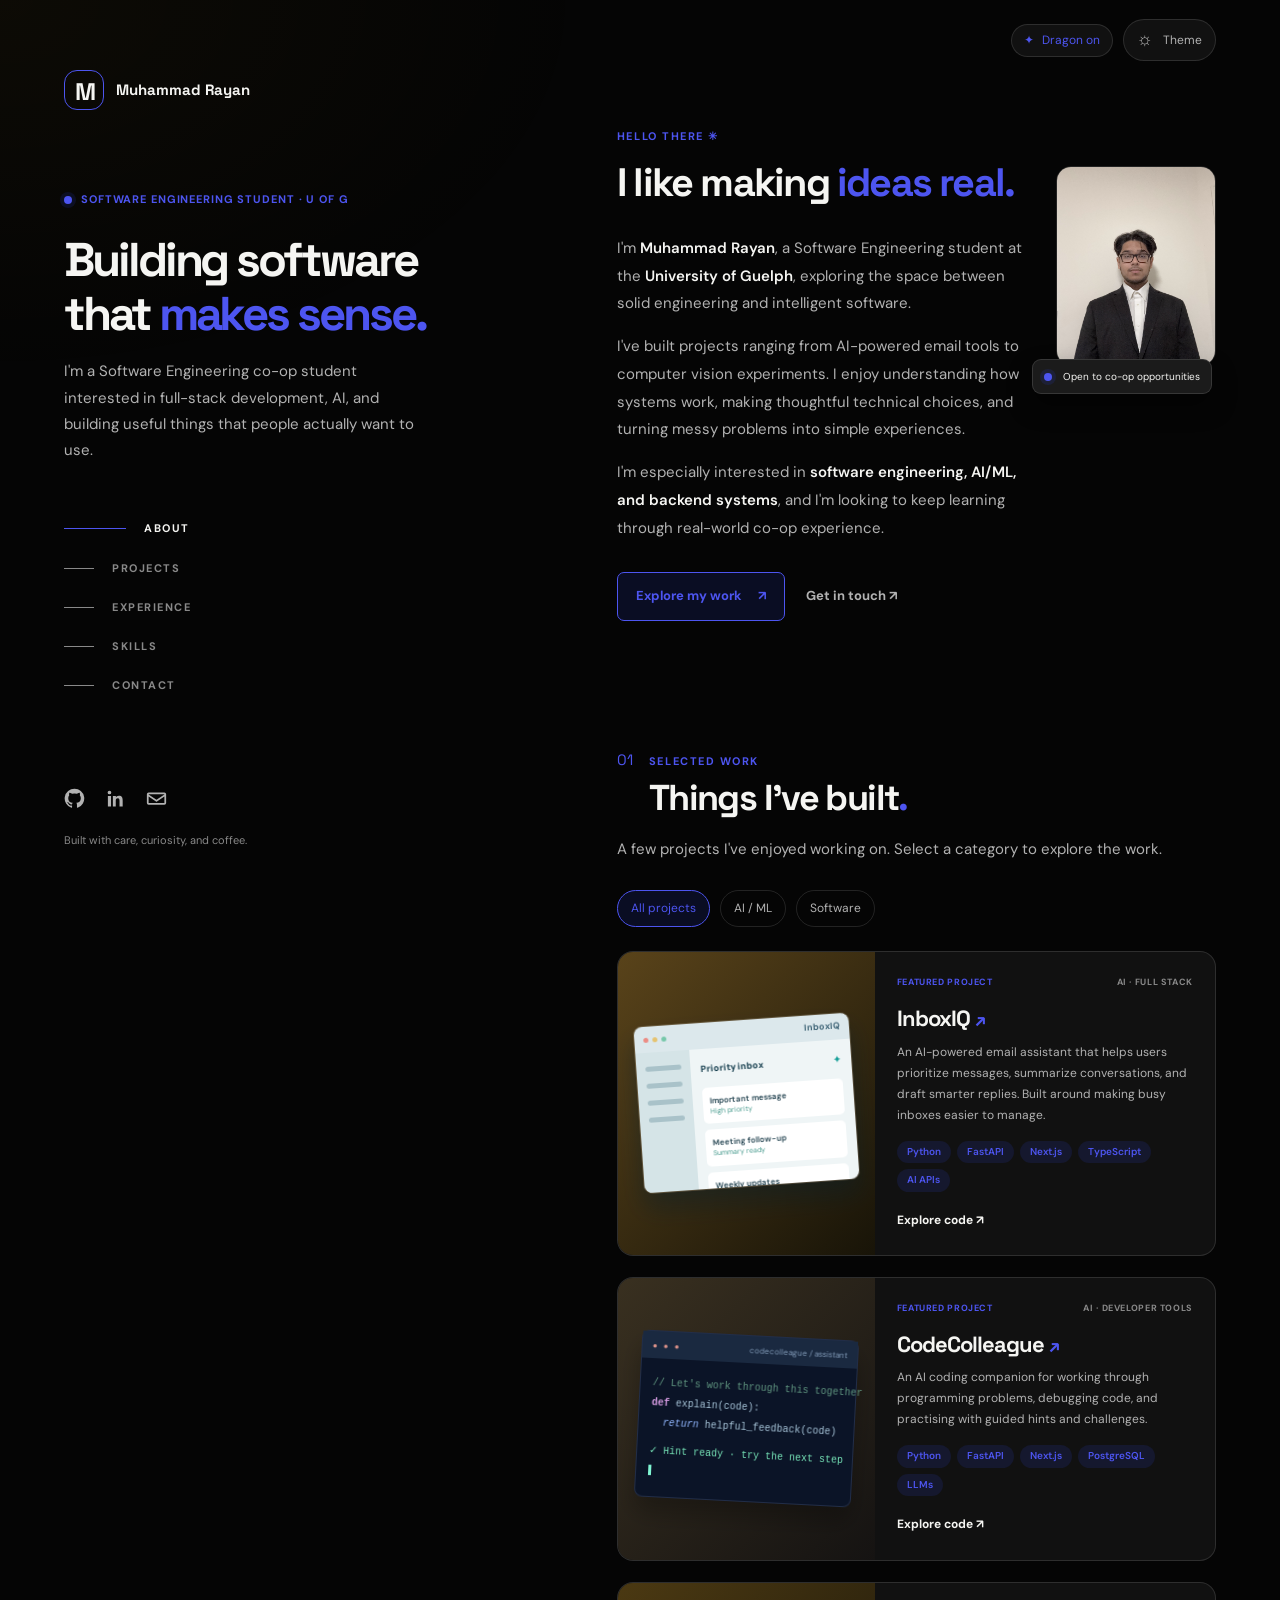
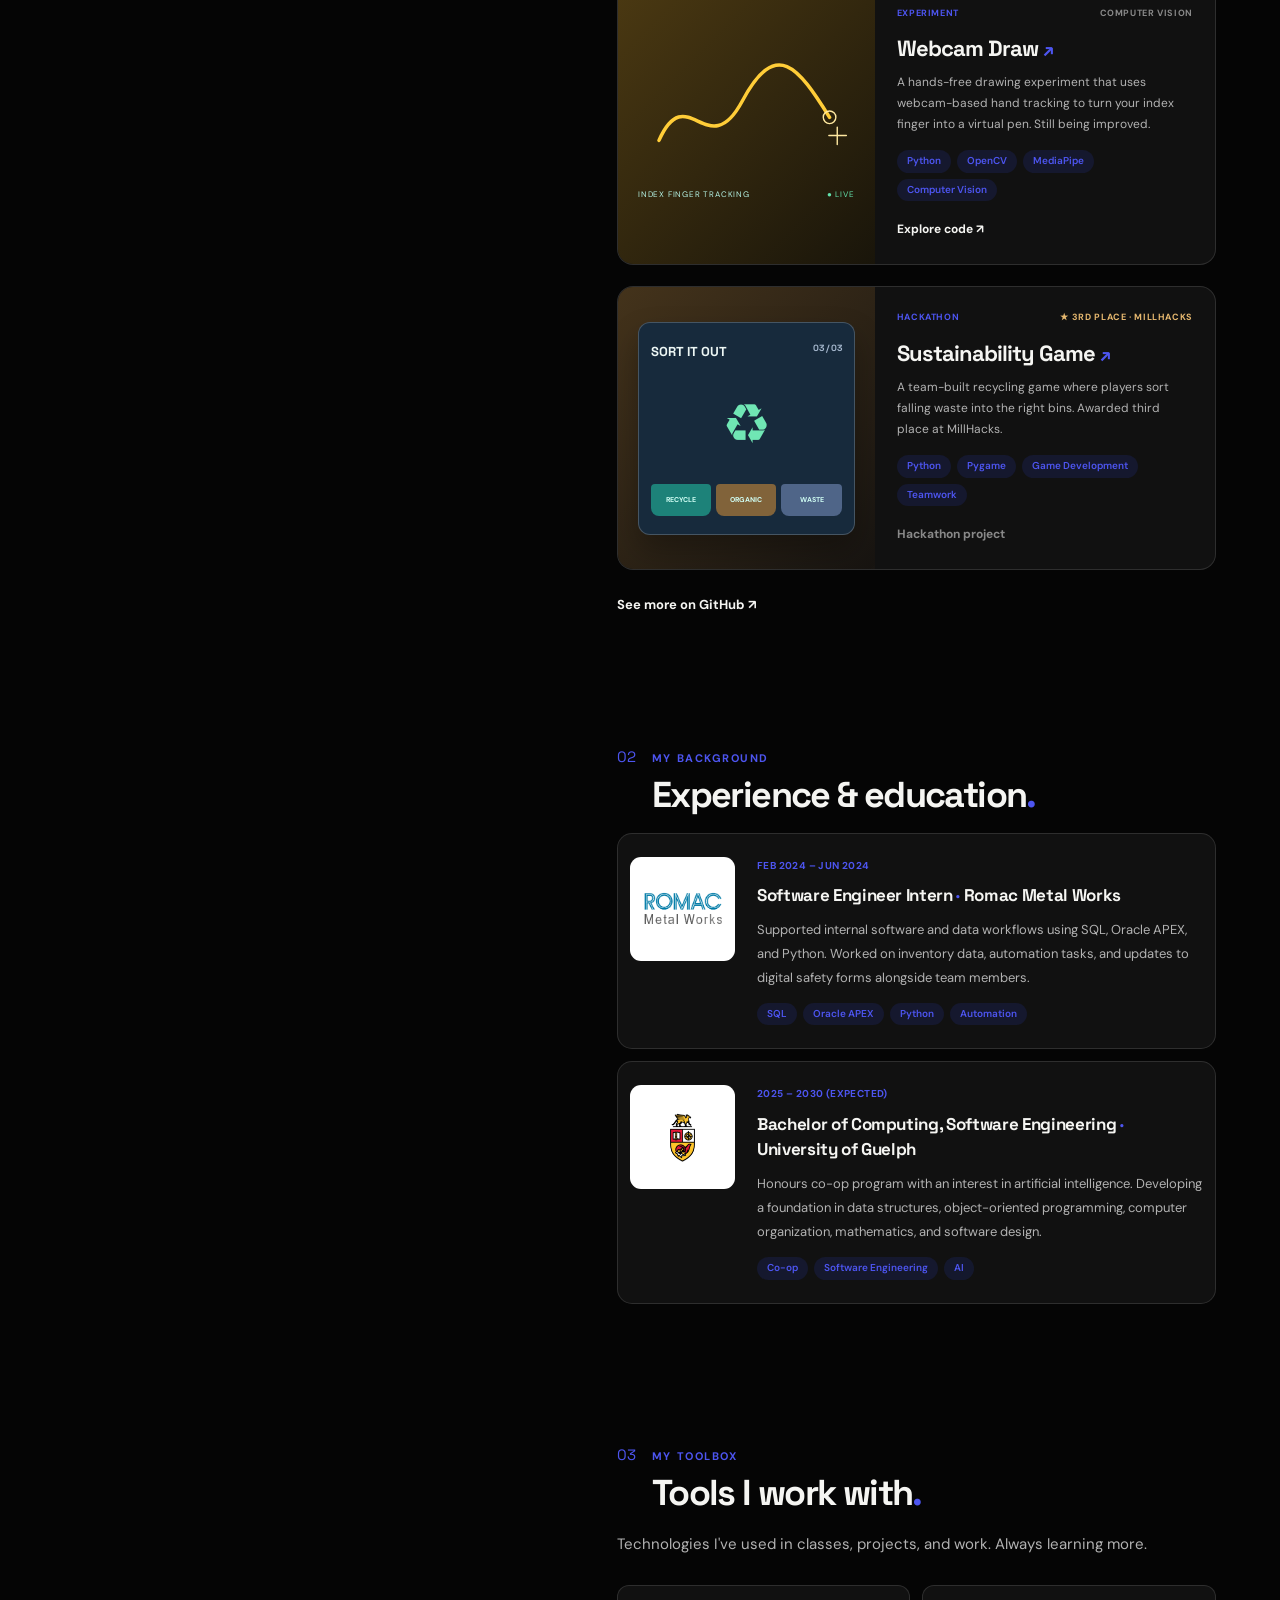
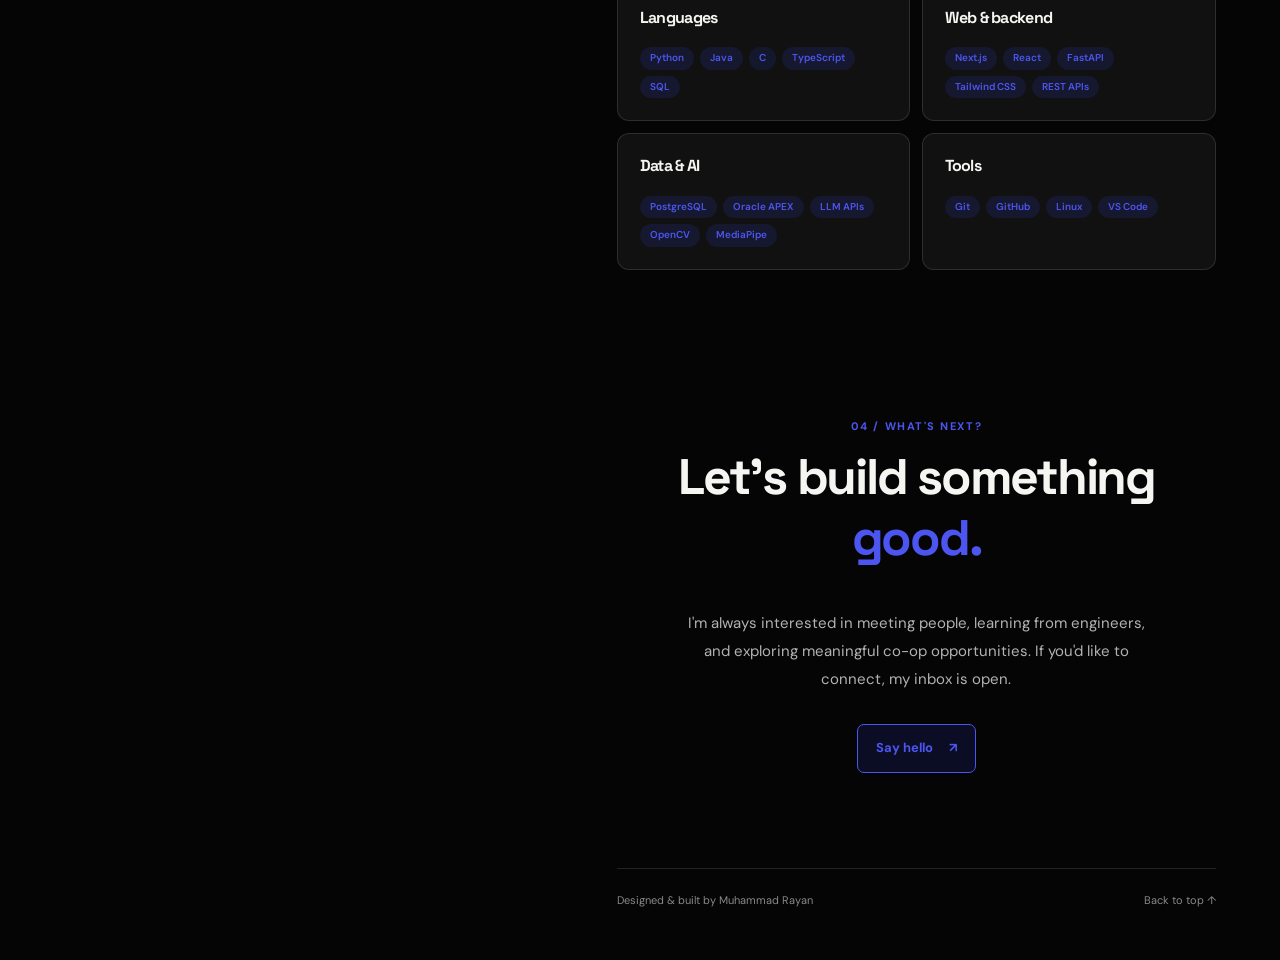
<file: index.html>
<!doctype html>
<html lang="en">
    <head>
        <meta charset="utf-8">
        <meta name="viewport" content="width=device-width, initial-scale=1">
        <meta name="theme-color" content="#050505">
        <meta name="description" content="Muhammad Rayan is a Software Engineering co-op student at the University of Guelph building full-stack and AI-powered applications.">
        <title>Muhammad Rayan | Software Engineering & AI</title>
        <link rel="preconnect" href="https://fonts.googleapis.com">
        <link rel="preconnect" href="https://fonts.gstatic.com" crossorigin>
        <link href="https://fonts.googleapis.com/css2?family=DM+Sans:wght@400;500;600;700&family=Space+Grotesk:wght@400;500;600;700&display=swap" rel="stylesheet">
        <link rel="stylesheet" href="style.css">
        <script src="script.js" defer></script>
    </head>
    <body>
        <a class="skip" href="#main">Skip to content</a>
        <div class="ambient" aria-hidden="true"></div>
        <canvas id="snake-cursor" aria-hidden="true"></canvas>
        <div class="layout" id="top">
            <aside class="sidebar">
                <div class="intro">
                    <a class="wordmark" href="#top" aria-label="Go to top"><span class="mark">M</span><span class="wordmark-text">Muhammad Rayan</span></a>
                    <p class="eyebrow"><span class="status-dot"></span> Software engineering student · U of G</p>
                    <h1>Building software<br>that <span class="accent">makes sense.</span></h1>
                    <p class="intro-copy">I'm a Software Engineering co-op student interested in full-stack development, AI, and building useful things that people actually want to use.</p>
                    <nav class="side-nav" aria-label="Main sections">
          <a href="#about" class="nav-link active"><span class="nav-rule"></span>About</a>
          <a href="#projects" class="nav-link"><span class="nav-rule"></span>Projects</a>
          <a href="#experience" class="nav-link"><span class="nav-rule"></span>Experience</a>
          <a href="#skills" class="nav-link"><span class="nav-rule"></span>Skills</a>
          <a href="#contact" class="nav-link"><span class="nav-rule"></span>Contact</a>
        </nav>
                </div>
                <div class="sidebar-footer">
                    <div class="socials">
          <a href="https://github.com/Mrayan116" target="_blank" rel="noopener noreferrer" aria-label="GitHub" title="GitHub"><svg viewBox="0 0 24 24" aria-hidden="true"><path d="M12 .75a11.25 11.25 0 0 0-3.56 21.92c.56.1.77-.24.77-.54v-2.12c-3.13.68-3.79-1.33-3.79-1.33-.51-1.3-1.25-1.64-1.25-1.64-1.02-.7.08-.69.08-.69 1.13.08 1.73 1.16 1.73 1.16 1.01 1.73 2.65 1.23 3.3.94.1-.73.39-1.23.71-1.51-2.5-.29-5.13-1.25-5.13-5.56 0-1.23.44-2.24 1.16-3.03-.12-.28-.5-1.43.11-2.98 0 0 .94-.3 3.09 1.16a10.73 10.73 0 0 1 5.62 0c2.15-1.46 3.08-1.16 3.08-1.16.62 1.55.23 2.7.12 2.98.73.79 1.16 1.8 1.16 3.03 0 4.32-2.63 5.26-5.14 5.55.4.35.76 1.03.76 2.08v3.08c0 .3.2.65.77.54A11.25 11.25 0 0 0 12 .75Z"/></svg></a>
          <a href="https://www.linkedin.com/in/muhammad-rayan-a99078366/" target="_blank" rel="noopener noreferrer" aria-label="LinkedIn" title="LinkedIn"><svg viewBox="0 0 24 24" aria-hidden="true"><path d="M5.1 3a2.1 2.1 0 1 0 0 4.2 2.1 2.1 0 0 0 0-4.2ZM3.3 9h3.6v12H3.3V9Zm5.7 0h3.45v1.64h.05c.48-.91 1.65-1.87 3.4-1.87 3.64 0 4.3 2.39 4.3 5.49V21h-3.6v-5.98c0-1.43-.03-3.27-2-3.27-2.01 0-2.31 1.56-2.31 3.17V21H9V9Z"/></svg></a>
          <a href="mailto:rayan26278@gmail.com" aria-label="Email" title="Email"><svg viewBox="0 0 24 24" aria-hidden="true"><path d="M3 5h18a2 2 0 0 1 2 2v10a2 2 0 0 1-2 2H3a2 2 0 0 1-2-2V7a2 2 0 0 1 2-2Zm0 2v.4l9 6.1 9-6.1V7H3Zm18 10V9.82l-8.44 5.72a1 1 0 0 1-1.12 0L3 9.82V17h18Z"/></svg></a>
        </div>
                    <p>Built with care, curiosity, and coffee.</p>
                </div>
            </aside>
            <main id="main" class="content">
                <div class="top-controls">
                    <button class="trail-toggle" type="button" aria-pressed="true" title="Toggle gold cursor trail"><span aria-hidden="true">✦</span> Trail on</button>
                    <button class="theme-toggle" type="button" aria-label="Switch theme" title="Switch theme"><span class="theme-icon">☼</span><span>Theme</span></button>
                </div>
                <section id="about" class="section about-section reveal" aria-labelledby="about-heading">
                    <div class="mobile-section-label">01 / About</div>
                    <div class="about-grid">
                        <div>
                            <p class="eyebrow section-eyebrow">HELLO THERE <span class="tiny-spark">✳</span></p>
                            <h2 id="about-heading" class="section-lead">I like making <span class="soft-highlight">ideas real.</span></h2>
                            <p>I'm <strong>Muhammad Rayan</strong>, a Software Engineering student at the <strong>University of Guelph</strong>, exploring the space between solid engineering and intelligent software.</p>
                            <p>I've built projects ranging from AI-powered email tools to computer vision experiments. I enjoy understanding how systems work, making thoughtful technical choices, and turning messy problems into simple experiences.</p>
                            <p>I'm especially interested in <strong>software engineering, AI/ML, and backend systems</strong>, and I'm looking to keep learning through real-world co-op experience.</p>
                            <div class="quick-actions"><a href="#projects" class="primary-button">Explore my work <span aria-hidden="true">↗</span></a><a href="mailto:rayan26278@gmail.com" class="text-button">Get in touch <span aria-hidden="true">↗</span></a></div>
                        </div>
                        <div class="photo-shell">
                            <img src="photo.jpg" alt="Portrait of Muhammad Rayan" loading="eager">
                            <div class="photo-note"><span class="status-dot"></span> Open to co-op opportunities</div>
                        </div>
                    </div>
                </section>
                <section id="projects" class="section reveal" aria-labelledby="projects-heading">
                    <div class="section-heading">
                        <span class="section-num">01</span>
                        <div>
                            <p class="eyebrow">SELECTED WORK</p>
                            <h2 id="projects-heading">Things I've built<span class="accent">.</span></h2>
                        </div>
                    </div>
                    <p class="section-subtitle">A few projects I've enjoyed working on. Select a category to explore the work.</p>
                    <div class="filters" role="group" aria-label="Filter projects">
                        <button type="button" class="filter active" data-filter="all" aria-pressed="true">All projects</button>
                        <button type="button" class="filter" data-filter="ai" aria-pressed="false">AI / ML</button>
                        <button type="button" class="filter" data-filter="software" aria-pressed="false">Software</button>
                    </div>
                    <div class="project-list">
                        <article class="project-card" data-category="ai software">
                            <div class="project-visual visual-inbox" aria-hidden="true">
                                <div class="mini-window">
                                    <div class="mini-top"><span></span><span></span><span></span><small>InboxIQ</small></div>
                                    <div class="mini-body">
                                        <div class="mini-side"><i></i><i></i><i></i><i></i></div>
                                        <div class="mini-main">
                                            <div class="mini-label">Priority inbox <b>✦</b></div>
                                            <div class="mini-email"><strong>Important message</strong><em>High priority</em></div>
                                            <div class="mini-email"><strong>Meeting follow-up</strong><em>Summary ready</em></div>
                                            <div class="mini-email"><strong>Weekly updates</strong><em>Low priority</em></div>
                                        </div>
                                    </div>
                                </div>
                            </div>
                            <div class="project-details">
                                <div class="project-overline"><span>FEATURED PROJECT</span><span>AI · FULL STACK</span></div>
                                <h3>InboxIQ <span aria-hidden="true">↗</span></h3>
                                <p>An AI-powered email assistant that helps users prioritize messages, summarize conversations, and draft smarter replies. Built around making busy inboxes easier to manage.</p>
                                <div class="tags"><span>Python</span><span>FastAPI</span><span>Next.js</span><span>TypeScript</span><span>AI APIs</span></div>
                                <a class="project-link" href="https://github.com/Mrayan116/InboxIQ---1" target="_blank" rel="noopener noreferrer">Explore code <span aria-hidden="true">↗</span></a>
                            </div>
                        </article>
                        <article class="project-card" data-category="ai software">
                            <div class="project-visual visual-code" aria-hidden="true">
                                <div class="terminal">
                                    <div class="terminal-bar"><span class="terminal-dots">● ● ●</span><span>codecolleague / assistant</span></div>
                                    <div class="terminal-content"><span class="term-comment">// Let's work through this together</span><span><b>def</b> explain(code):</span><span class="indent"><em>return</em> helpful_feedback(code)</span><span class="terminal-answer">✓ Hint ready · try the next step</span><span class="cursor-line">▌</span></div>
                                </div>
                            </div>
                            <div class="project-details">
                                <div class="project-overline"><span>FEATURED PROJECT</span><span>AI · DEVELOPER TOOLS</span></div>
                                <h3>CodeColleague <span aria-hidden="true">↗</span></h3>
                                <p>An AI coding companion for working through programming problems, debugging code, and practising with guided hints and challenges.</p>
                                <div class="tags"><span>Python</span><span>FastAPI</span><span>Next.js</span><span>PostgreSQL</span><span>LLMs</span></div>
                                <a class="project-link" href="https://github.com/Mrayan116/CodeColleagues---2" target="_blank" rel="noopener noreferrer">Explore code <span aria-hidden="true">↗</span></a>
                            </div>
                        </article>
                        <article class="project-card" data-category="ai software">
                            <div class="project-visual visual-draw" aria-hidden="true">
                                <div class="draw-surface">
                                    <svg viewBox="0 0 310 190" fill="none" aria-hidden="true">
                                        <path d="M30 135 C70 46 100 170 149 79 S229 30 274 102" stroke="#ffcd38" stroke-width="5" stroke-linecap="round"/>
                                        <circle cx="274" cy="102" r="9" stroke="#ffe8a0" stroke-width="2"/>
                                        <path d="M285 116v25m-12-13h25" stroke="#ffe8a0" stroke-width="2" stroke-linecap="round"/>
                                    </svg>
                                    <div class="draw-label">INDEX FINGER TRACKING <span>● LIVE</span></div>
                                </div>
                            </div>
                            <div class="project-details">
                                <div class="project-overline"><span>EXPERIMENT</span><span>COMPUTER VISION</span></div>
                                <h3>Webcam Draw <span aria-hidden="true">↗</span></h3>
                                <p>A hands-free drawing experiment that uses webcam-based hand tracking to turn your index finger into a virtual pen. Still being improved.</p>
                                <div class="tags"><span>Python</span><span>OpenCV</span><span>MediaPipe</span><span>Computer Vision</span></div>
                                <a class="project-link" href="https://github.com/Mrayan116/Webcam-draw" target="_blank" rel="noopener noreferrer">Explore code <span aria-hidden="true">↗</span></a>
                            </div>
                        </article>
                        <article class="project-card" data-category="software">
                            <div class="project-visual visual-game" aria-hidden="true">
                                <div class="game-scene">
                                    <div class="game-heading">SORT IT OUT <small>03 / 03</small></div>
                                    <div class="falling">♻</div>
                                    <div class="game-bins"><span>RECYCLE</span><span>ORGANIC</span><span>WASTE</span></div>
                                </div>
                            </div>
                            <div class="project-details">
                                <div class="project-overline"><span>HACKATHON</span><span class="award">★ 3RD PLACE · MILLHACKS</span></div>
                                <h3>Sustainability Game <span aria-hidden="true">↗</span></h3>
                                <p>A team-built recycling game where players sort falling waste into the right bins. Awarded third place at MillHacks.</p>
                                <div class="tags"><span>Python</span><span>Pygame</span><span>Game Development</span><span>Teamwork</span></div>
                                <span class="no-link">Hackathon project</span>
                            </div>
                        </article>
                    </div>
                    <a class="bottom-link" href="https://github.com/Mrayan116" target="_blank" rel="noopener noreferrer">See more on GitHub <span aria-hidden="true">↗</span></a>
                </section>
                <section id="experience" class="section reveal" aria-labelledby="experience-heading">
                    <div class="section-heading">
                        <span class="section-num">02</span>
                        <div>
                            <p class="eyebrow">MY BACKGROUND</p>
                            <h2 id="experience-heading">Experience & education<span class="accent">.</span></h2>
                        </div>
                    </div>
                    <div class="experience-item experience-feature">
                        <div class="experience-banner">
                            <img src="romac-logo.png" alt="Romac Metal Works logo" loading="lazy">
                        </div>
                        <div class="experience-body">
                            <div class="experience-date">FEB 2024 – JUN 2024</div>
                            <h3>Software Engineer Intern <span class="accent">·</span> Romac Metal Works</h3>
                            <p>Supported internal software and data workflows using SQL, Oracle APEX, and Python. Worked on inventory data, automation tasks, and updates to digital safety forms alongside team members.</p>
                            <div class="tags"><span>SQL</span><span>Oracle APEX</span><span>Python</span><span>Automation</span></div>
                        </div>
                    </div>
                    <div class="experience-item experience-feature">
                        <div class="experience-banner">
                            <img src="guelph-crest.png" alt="University of Guelph crest" loading="lazy">
                        </div>
                        <div class="experience-body">
                            <div class="experience-date">2025 – 2030 (EXPECTED)</div>
                            <h3>Bachelor of Computing, Software Engineering <span class="accent">·</span> University of Guelph</h3>
                            <p>Honours co-op program with an interest in artificial intelligence. Developing a foundation in data structures, object-oriented programming, computer organization, mathematics, and software design.</p>
                            <div class="tags"><span>Co-op</span><span>Software Engineering</span><span>AI</span></div>
                        </div>
                    </div>
                </section>
                <section id="skills" class="section reveal" aria-labelledby="skills-heading">
                    <div class="section-heading">
                        <span class="section-num">03</span>
                        <div>
                            <p class="eyebrow">MY TOOLBOX</p>
                            <h2 id="skills-heading">Tools I work with<span class="accent">.</span></h2>
                        </div>
                    </div>
                    <p class="section-subtitle">Technologies I've used in classes, projects, and work. Always learning more.</p>
                    <div class="skills-grid">
                        <div class="skill-group">
                            <h3>Languages</h3>
                            <div class="tags"><span>Python</span><span>Java</span><span>C</span><span>TypeScript</span><span>SQL</span></div>
                        </div>
                        <div class="skill-group">
                            <h3>Web & backend</h3>
                            <div class="tags"><span>Next.js</span><span>React</span><span>FastAPI</span><span>Tailwind CSS</span><span>REST APIs</span></div>
                        </div>
                        <div class="skill-group">
                            <h3>Data & AI</h3>
                            <div class="tags"><span>PostgreSQL</span><span>Oracle APEX</span><span>LLM APIs</span><span>OpenCV</span><span>MediaPipe</span></div>
                        </div>
                        <div class="skill-group">
                            <h3>Tools</h3>
                            <div class="tags"><span>Git</span><span>GitHub</span><span>Linux</span><span>VS Code</span></div>
                        </div>
                    </div>
                </section>
                <section id="contact" class="section contact-section reveal" aria-labelledby="contact-heading">
                    <p class="eyebrow">04 / WHAT'S NEXT?</p>
                    <h2 id="contact-heading">Let's build something <span class="accent">good.</span></h2>
                    <p>I'm always interested in meeting people, learning from engineers, and exploring meaningful co-op opportunities. If you'd like to connect, my inbox is open.</p>
                    <a class="primary-button" href="mailto:rayan26278@gmail.com">Say hello <span aria-hidden="true">↗</span></a>
                </section>
                <footer class="footer"><span>Designed & built by Muhammad Rayan</span><a href="#top">Back to top ↑</a></footer>
            </main>
        </div>
    </body>
</html>
</file>
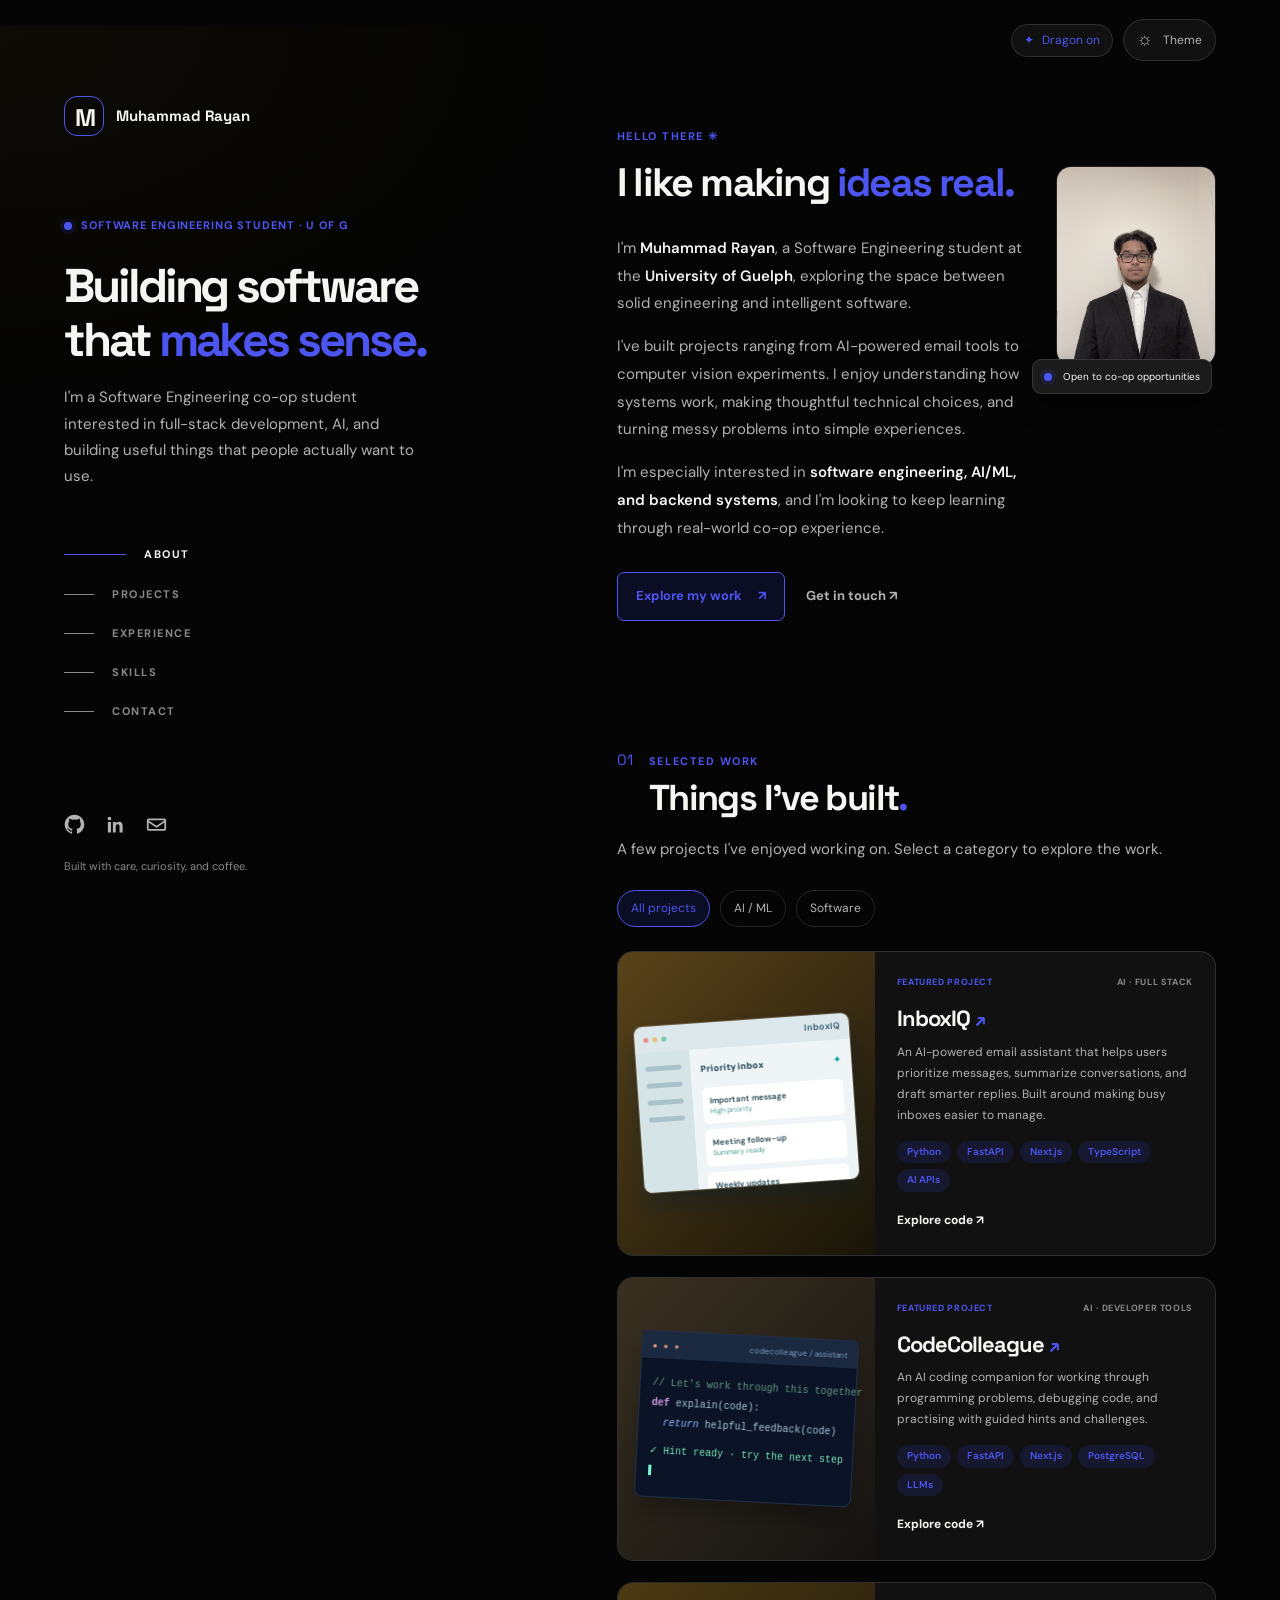
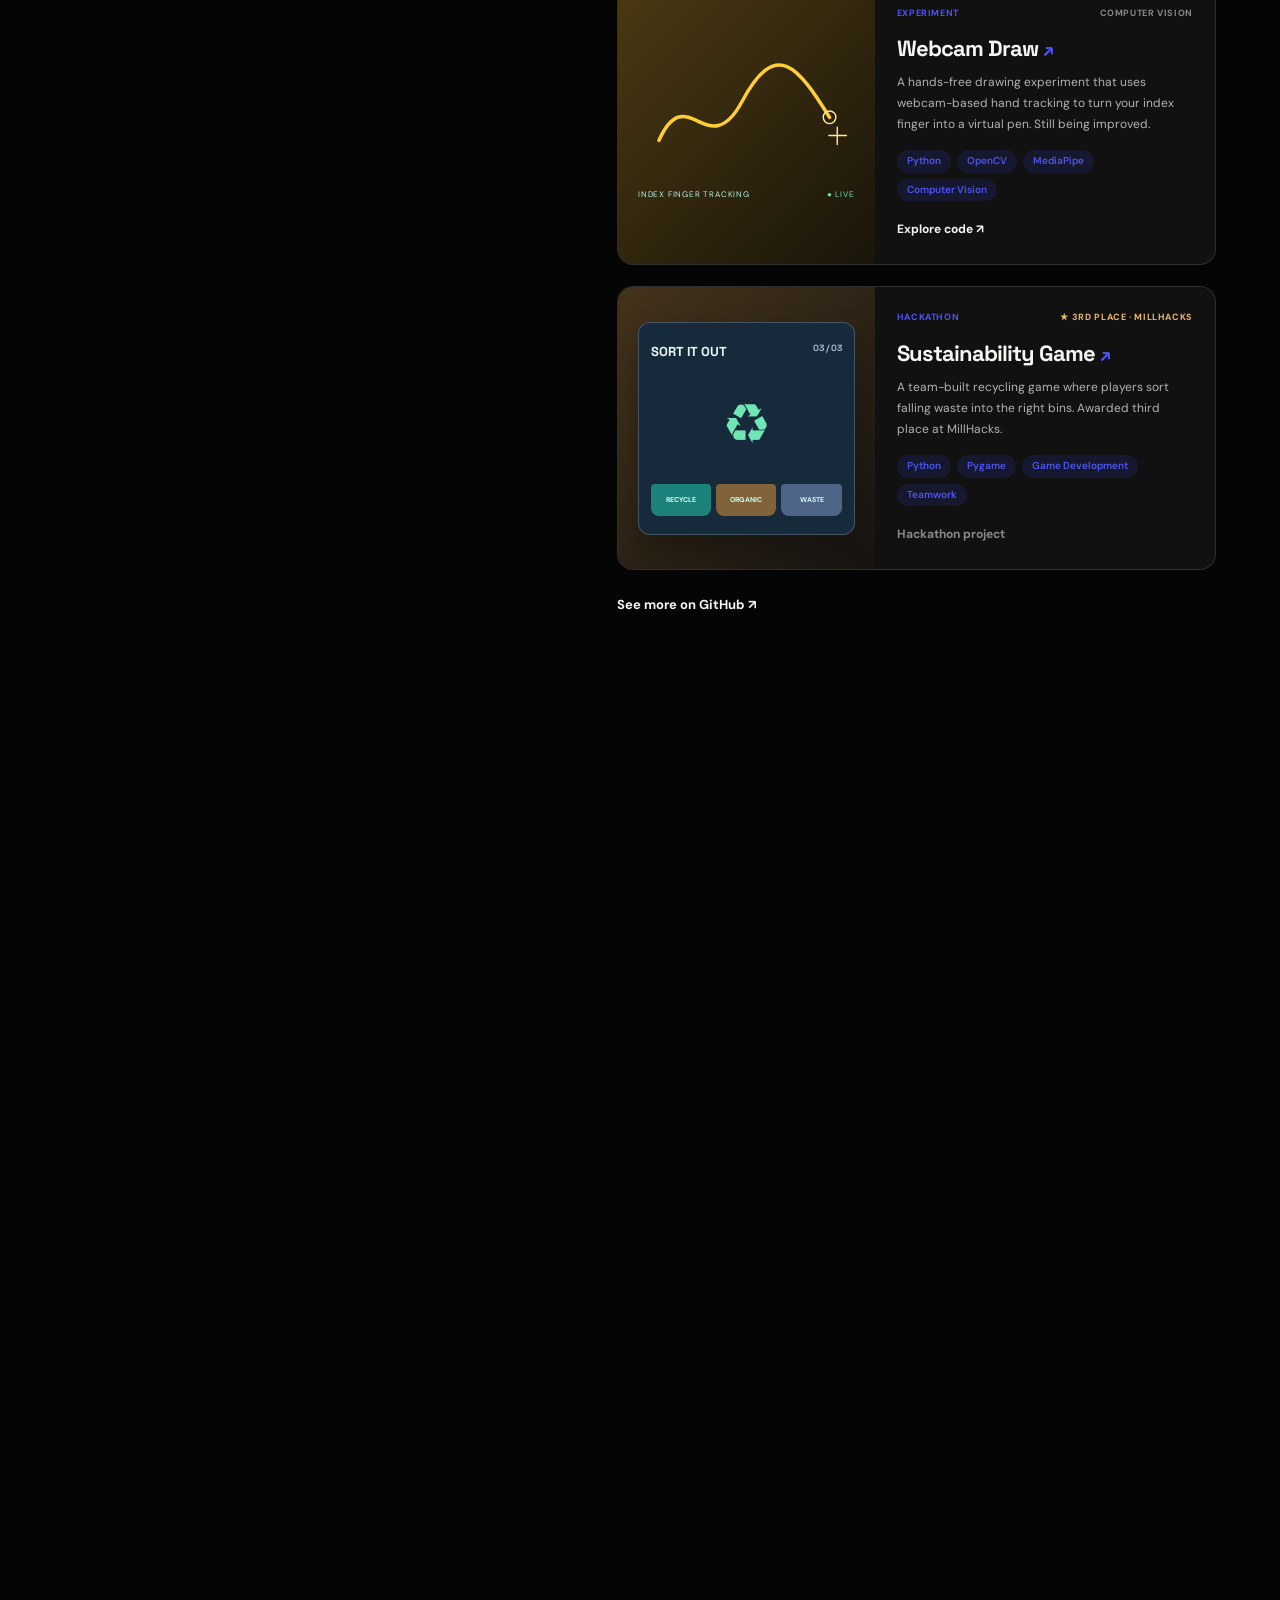
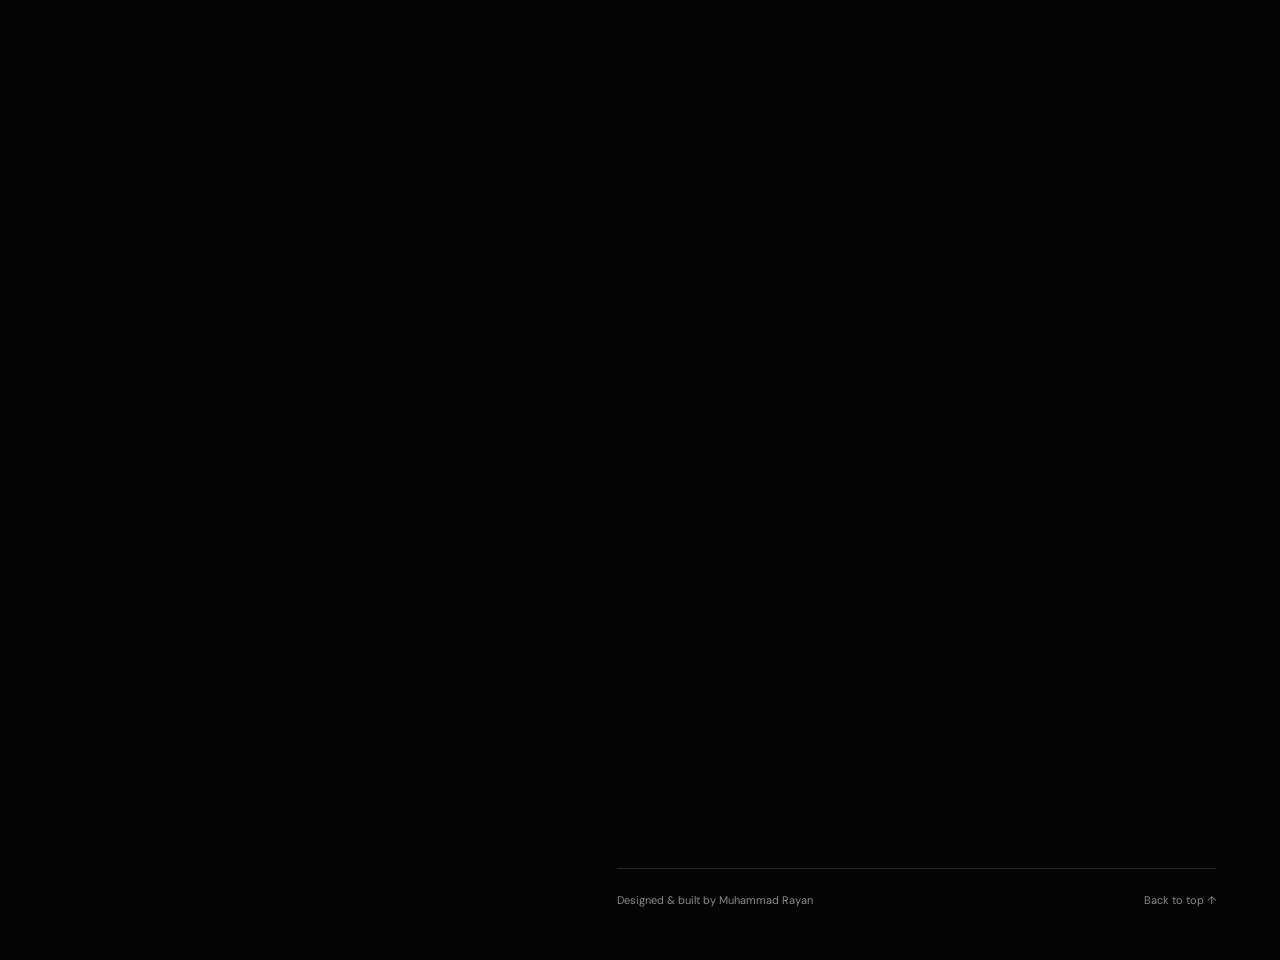
<file: about.html>
<!doctype html>
<html lang="en">

<head>
    <meta charset="utf-8">

    <meta name="viewport" content="width=device-width, initial-scale=1">

    <title>Muhammad Rayan | Portfolio</title>

    <meta
        http-equiv="refresh"
        content="0;url=index.html#about"
    >

    <link
        rel="canonical"
        href="index.html#about"
    >
</head>

<body>
    <p>
        Visit the
        <a href="index.html#about">about section</a>
        of my portfolio.
    </p>
</body>

</html>
</file>
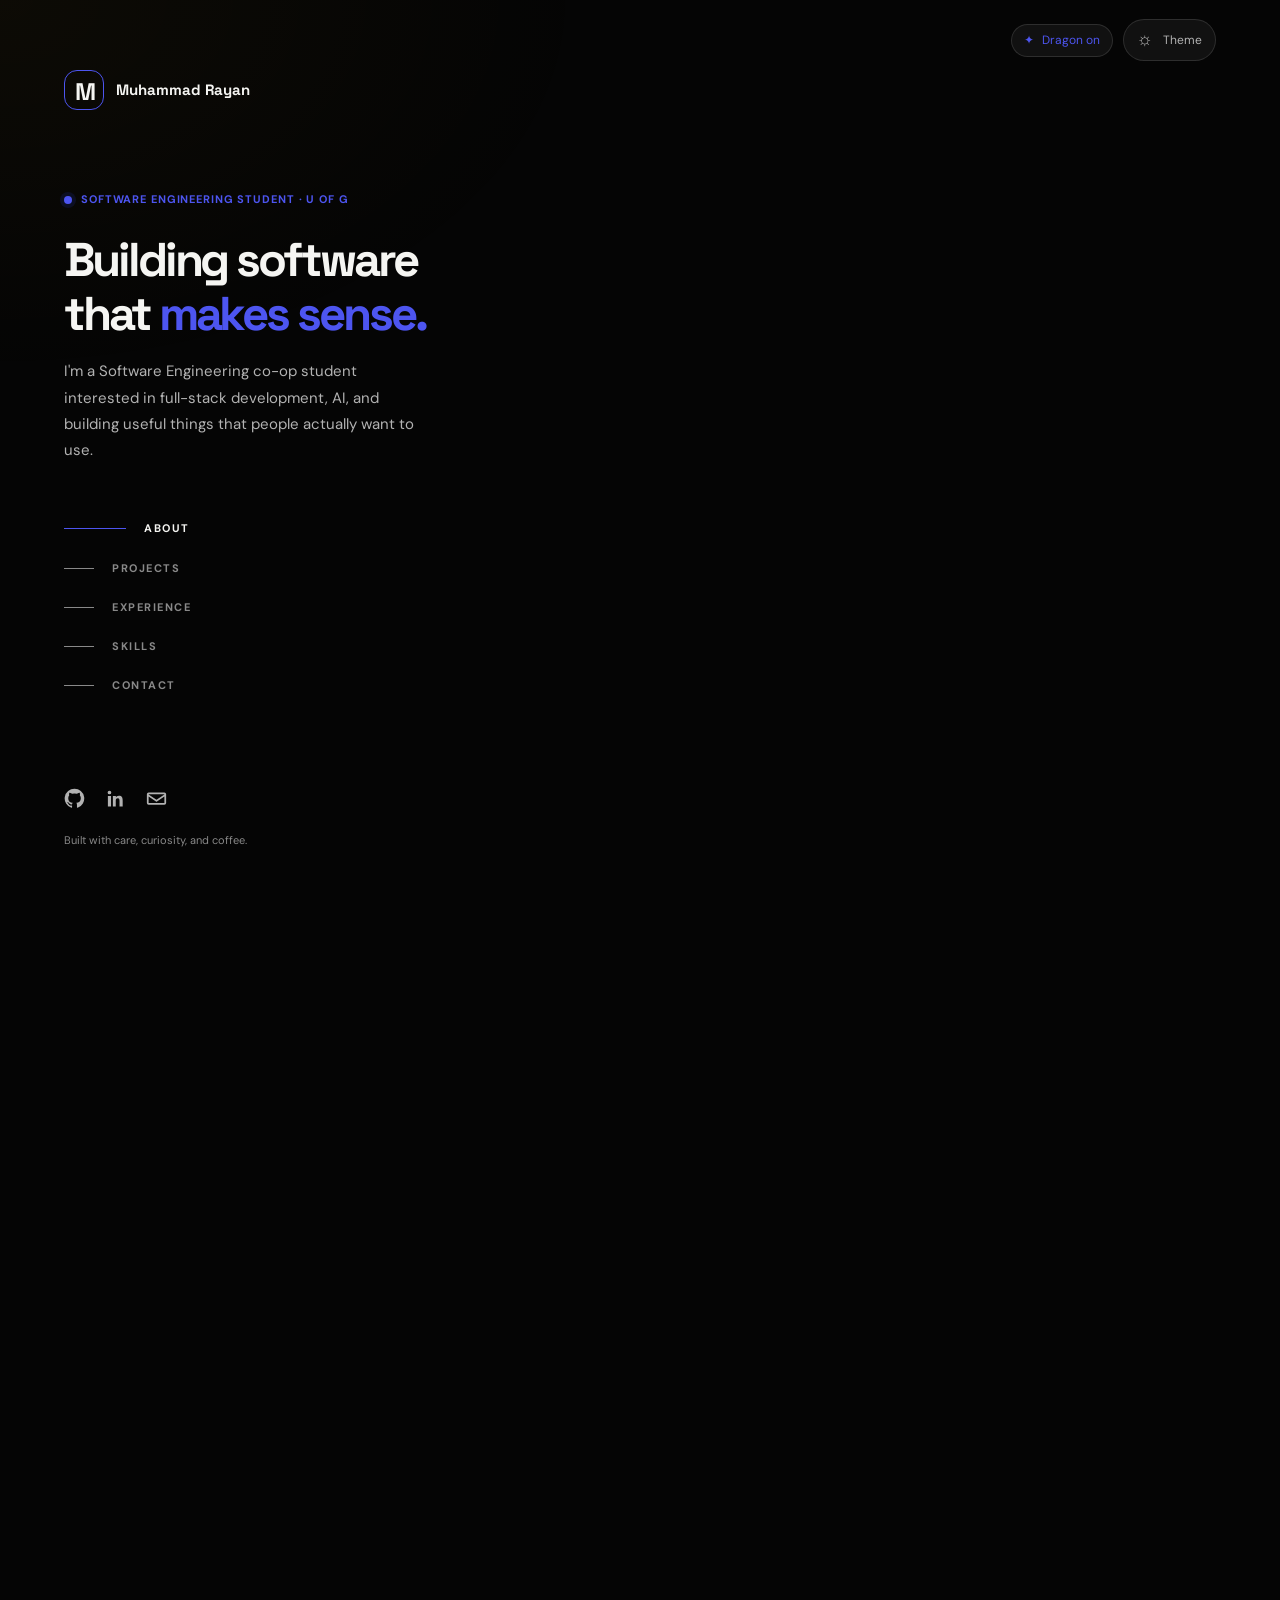
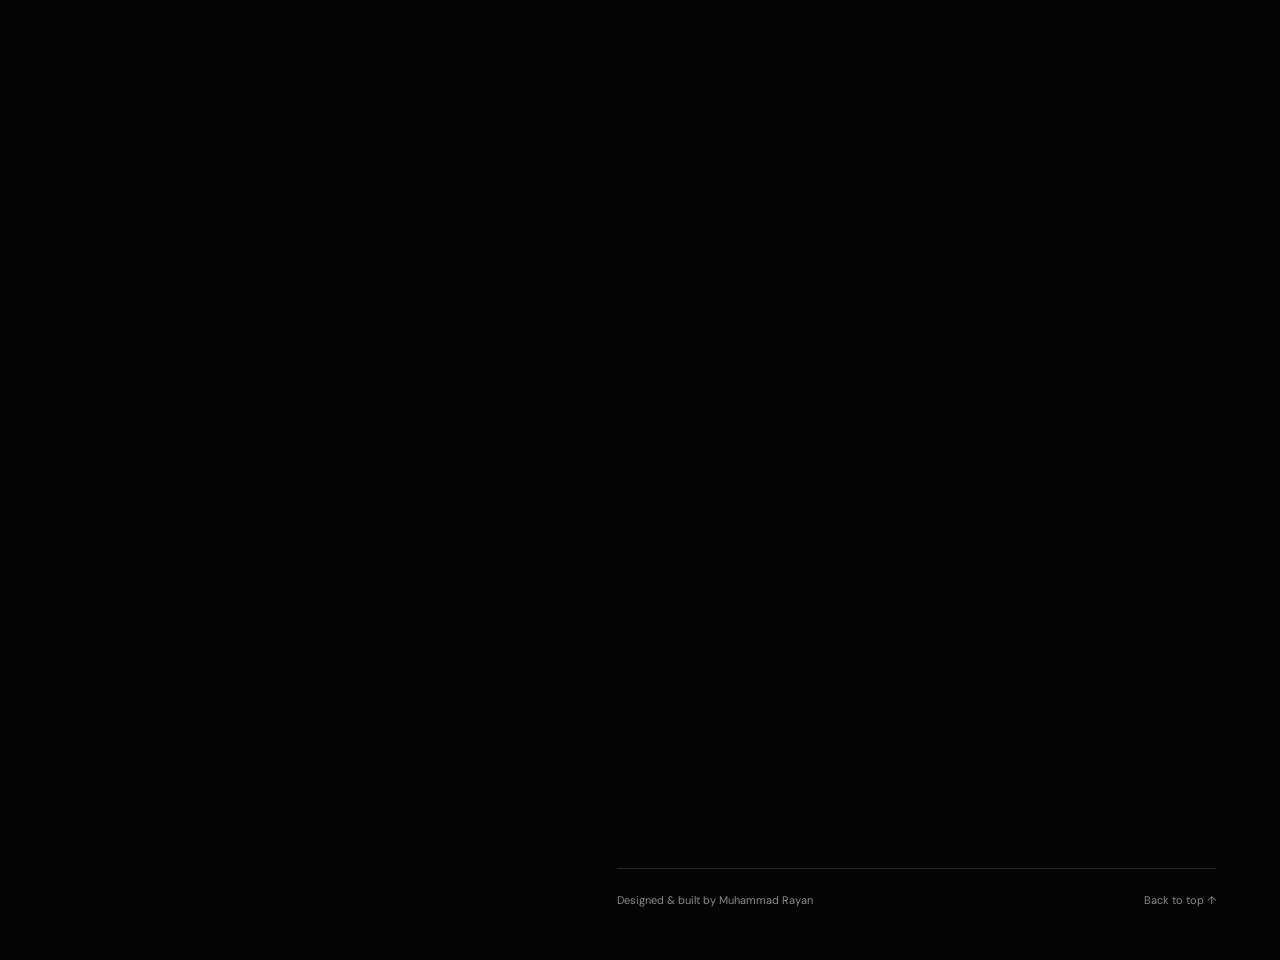
<file: experience.html>
<!doctype html>
<html lang="en">
<head>
    <meta charset="utf-8">
    <meta name="viewport" content="width=device-width, initial-scale=1">
    <title>Muhammad Rayan | Portfolio</title>
    <meta http-equiv="refresh" content="0;url=index.html#experience">
    <link rel="canonical" href="index.html#experience">
</head>
<body>
    <p>
        Visit the <a href="index.html#experience">experience section</a> of my portfolio.
    </p>
</body>
</html>
</file>
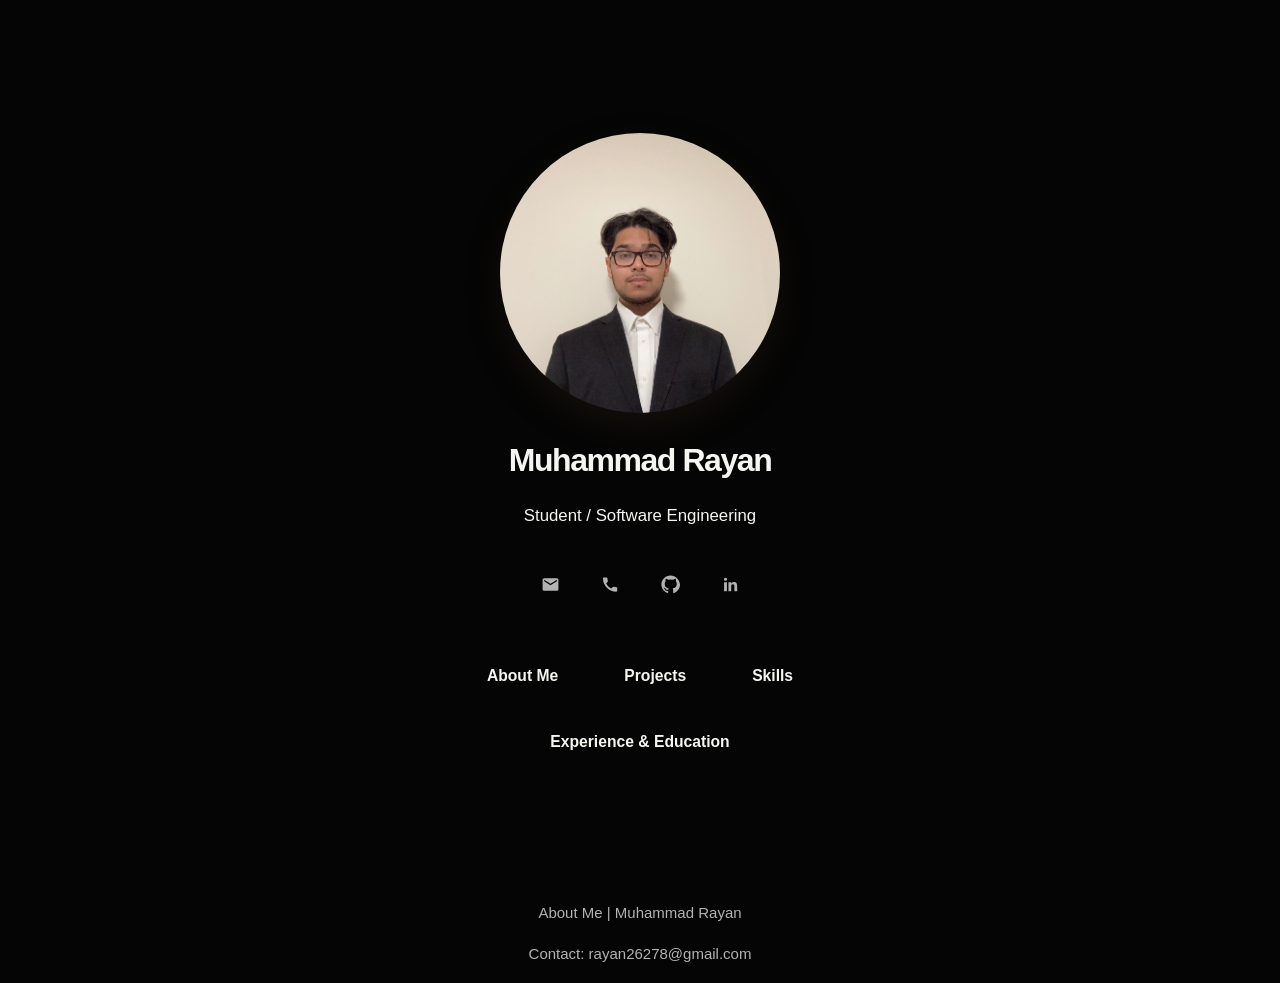
<file: home.html>
<!DOCTYPE html>
<html lang="en">
<head>
<meta charset="UTF-8">
<meta name="viewport" content="width=device-width, initial-scale=1.0">
<title>Your Name</title>
<link rel="preconnect" href="https://fonts.googleapis.com">
<link rel="preconnect" href="https://fonts.gstatic.com" crossorigin>
<link href="https://fonts.googleapis.com/css2?family=Lora:ital,wght@0,500;0,600;1,500&family=Work+Sans:wght@400;500;600&display=swap" rel="stylesheet">
<link rel="stylesheet" href="style.css">
<style>

  .home-wrap{
    min-height: 100vh;
    display: flex;
    align-items: center;
    justify-content: center;
    padding: 40px 24px;
    background: radial-gradient(circle at 50% 0%, var(--bg-deep) 0%, var(--bg) 62%);
  }

  .home-card{
    text-align: center;
    max-width: 460px;
  }

  .home-photo {
    width: 280px;
    height: 280px;
    border-radius: 50%;
    object-fit: cover;
    border: 7px solid var(--bg-card);
    box-shadow: 0 14px 34px rgba(58, 42, 23, 0.25);

    display: block;
    margin-left: auto;
    margin-right: auto;
}

  .home-name{
    margin-top: 28px;
    font-size: 2rem;
  }

  .home-role{
    margin-top: 8px;
    color: var(--ink-soft);
    font-size: 1.05rem;
  }

  /* social icon row */
  .socials{
    display: flex;
    justify-content: center;
    gap: 16px;
    margin-top: 32px;
  }

  .social-btn{
    width: 44px;
    height: 44px;
    border-radius: 50%;
    background: var(--bg-card);
    display: flex;
    align-items: center;
    justify-content: center;
    color: var(--accent);
    border: 2px solid var(--divider);
    transition: transform 0.18s ease, background 0.18s ease, box-shadow 0.18s ease, color 0.18s ease;
  }

  .social-btn svg{
    width: 19px;
    height: 19px;
    fill: currentColor;
  }

  .social-btn:hover{
    transform: scale(1.3);
    background: var(--accent);
    color: var(--accent-ink);
    box-shadow: 0 8px 18px rgba(200, 80, 31, 0.4);
    border-color: var(--accent);
  }

  .social-btn:focus-visible{
    outline: 2px solid var(--teal);
    outline-offset: 3px;
  }

  /* section links */
  .section-links{
    display: flex;
    flex-wrap: wrap;
    justify-content: center;
    gap: 14px;
    margin-top: 44px;
  }

  .section-links a{
    padding: 12px 26px;
    border-radius: 999px;
    background: var(--bg-card);
    border: 2px solid var(--divider);
    font-weight: 600;
    font-size: 0.98rem;
    transition: transform 0.18s ease, background 0.18s ease, color 0.18s ease, border-color 0.18s ease, box-shadow 0.18s ease;
  }

  .section-links a:hover{
    transform: translateY(-3px) scale(1.04);
    background: var(--accent);
    color: var(--accent-ink);
    border-color: var(--accent);
    box-shadow: 0 10px 20px rgba(200, 80, 31, 0.3);
  }

</style>
</head>
<body>

<div class="home-wrap">
  <div class="home-card">

    <img class="home-photo" src="photo.jpg" alt="photo">

    <h1 class="home-name">Muhammad Rayan</h1>
    <p class="home-role">Student / Software Engineering</p>

    <div class="socials">

      <!-- GMAIL -->
      <a class="social-btn"
       href="mailto:rayan26278@gmail.com"
       title="Email me">

        <svg viewBox="0 0 24 24">
        <path d="M20 4H4c-1.1 0-2 .9-2 2v12c0 1.1.9 2 2 2h16c1.1 0 2-.9 2-2V6c0-1.1-.9-2-2-2zm0 4-8 5-8-5V6l8 5 8-5v2z"/>
    </svg>

</a>

      <!-- PHONE -->
      <a class="social-btn"
   href="tel:+16476145534"
   title="Call me">

    <svg viewBox="0 0 24 24">
        <path d="M6.6 10.8c1.4 2.7 3.6 4.9 6.3 6.3l2.1-2.1c.3-.3.7-.4 1-.2 1.1.4 2.3.6 3.5.6.6 0 1 .4 1 1V20c0 .6-.4 1-1 1-9.4 0-17-7.6-17-17 0-.6.4-1 1-1h3.6c.6 0 1 .4 1 1 0 1.2.2 2.4.6 3.5.1.3 0 .7-.2 1l-2 2.1z"/>
    </svg>

</a>

      <!-- GITHUB -->
      <a class="social-btn"
   href="https://github.com/Mrayan116"
   title="GitHub"
   target="_blank"
   rel="noopener">

    <svg viewBox="0 0 24 24">
        <path d="M12 .5C5.7.5.5 5.7.5 12c0 5 3.3 9.3 7.8 10.8.6.1.8-.3.8-.6v-2.1c-3.2.7-3.9-1.5-3.9-1.5-.5-1.3-1.3-1.7-1.3-1.7-1.1-.7.1-.7.1-.7 1.2.1 1.8 1.2 1.8 1.2 1 1.8 2.7 1.3 3.4 1 .1-.8.4-1.3.8-1.6-2.6-.3-5.3-1.3-5.3-5.7 0-1.3.5-2.3 1.2-3.1-.1-.3-.5-1.5.1-3.1 0 0 1-.3 3.3 1.2a11.4 11.4 0 0 1 6 0c2.3-1.5 3.3-1.2 3.3-1.2.6 1.6.2 2.8.1 3.1.8.8 1.2 1.9 1.2 3.1 0 4.4-2.7 5.4-5.3 5.7.4.4.8 1.1.8 2.2v3.3c0 .3.2.7.8.6 4.5-1.5 7.8-5.8 7.8-10.8C23.5 5.7 18.3.5 12 .5z"/>
    </svg>

</a>

      <!-- LINKEDIN -->
      <a class="social-btn"
   href="https://www.linkedin.com/in/muhammad-rayan-a99078366/"
   title="LinkedIn"
   target="_blank"
   rel="noopener">

    <svg viewBox="0 0 24 24">
        <path d="M20.4 20.4h-3.5v-5.6c0-1.3 0-3-1.9-3s-2.1 1.4-2.1 2.9v5.7H9.4V9h3.4v1.6h.1c.5-.9 1.6-1.9 3.3-1.9 3.6 0 4.2 2.3 4.2 5.4v6.3zM5.7 7.4a2 2 0 1 1 0-4 2 2 0 0 1 0 4zM7.5 20.4h-3.6V9h3.6v11.4z"/>
    </svg>

</a>

    </div>

    <!-- links to the separate pages -->
    <div class="section-links">
      <a href="about.html">About Me</a>
      <a href="projects.html">Projects</a>
      <a href="skills.html">Skills</a>
      <a href="experience.html">Experience &amp; Education</a>
    </div>

  </div>
</div>


<footer style="text-align: center;">
    <p>About Me | Muhammad Rayan</p>
    <p>Contact: <a href="mailto:rayan26278@gmail.com">rayan26278@gmail.com</a></p>
</footer>


</body>
</html>
</file>
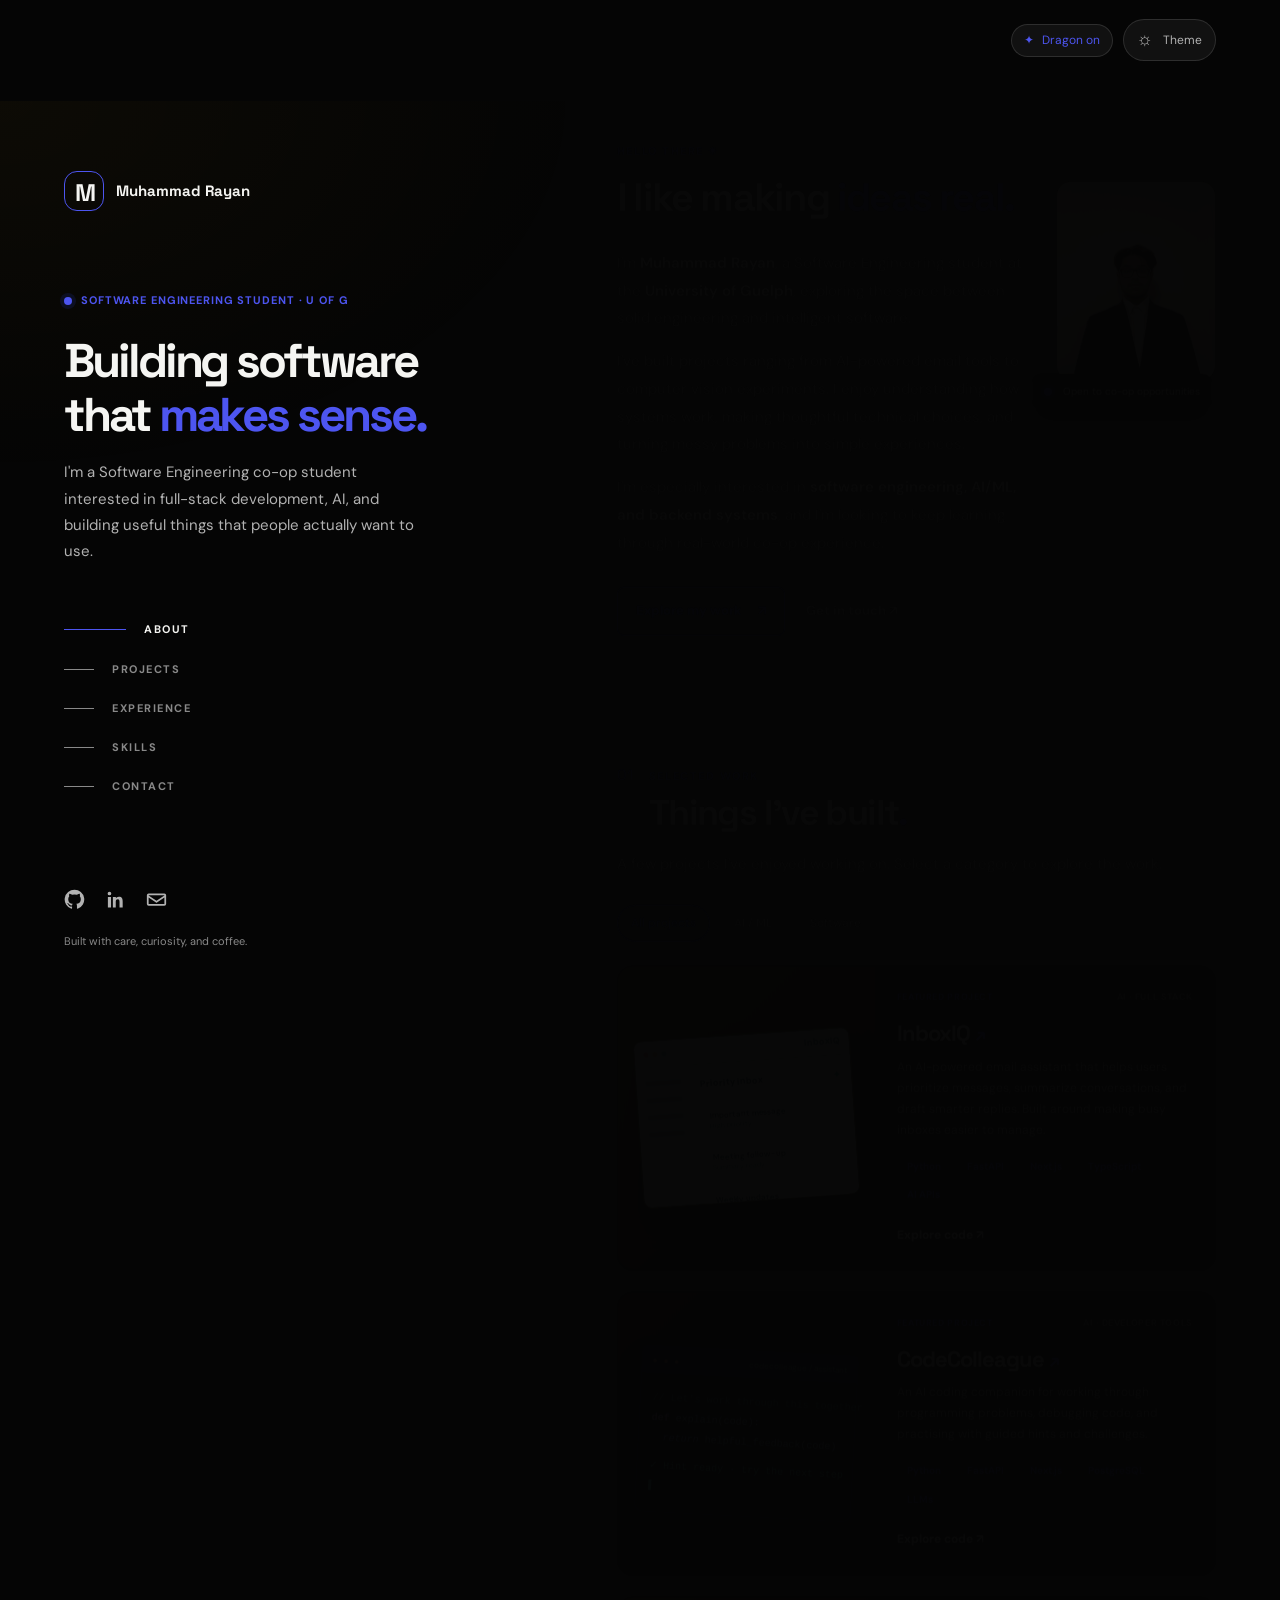
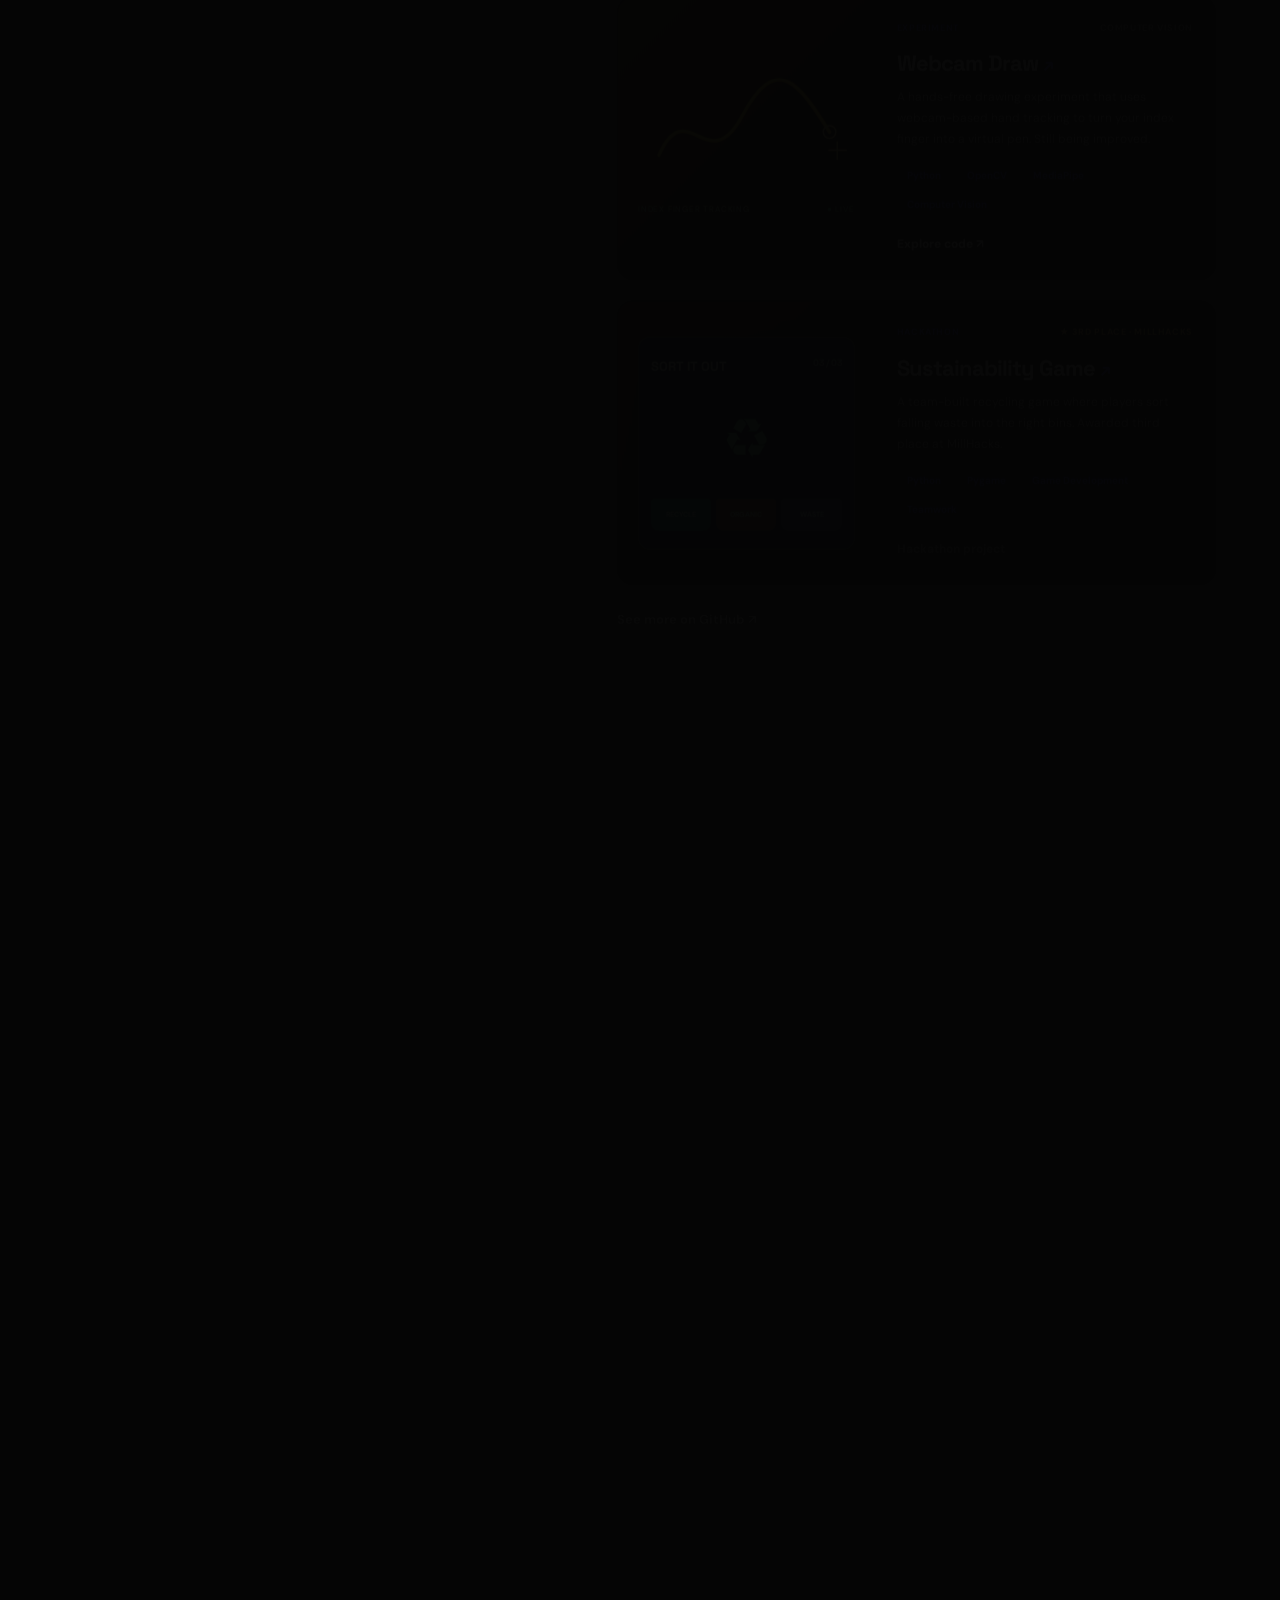
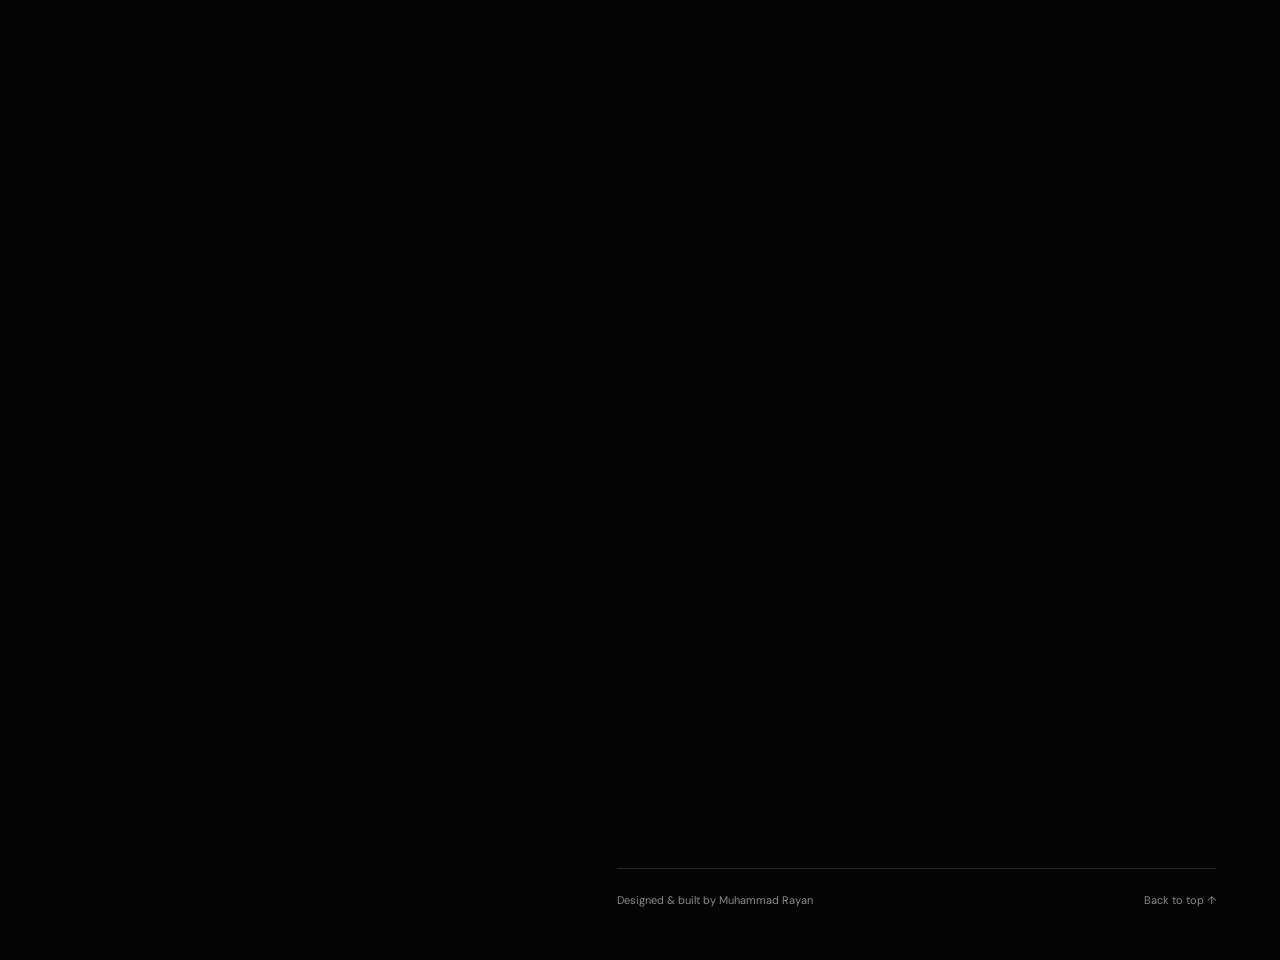
<file: projects.html>
<!doctype html>
<html lang="en">
<head>
    <meta charset="utf-8">
    <meta name="viewport" content="width=device-width, initial-scale=1">
    <title>Muhammad Rayan | Portfolio</title>
    <meta http-equiv="refresh" content="0;url=index.html#projects">
    <link rel="canonical" href="index.html#projects">
</head>
<body>
    <p>
        Visit the <a href="index.html#projects">projects section</a> of my portfolio.
    </p>
</body>
</html>
</file>
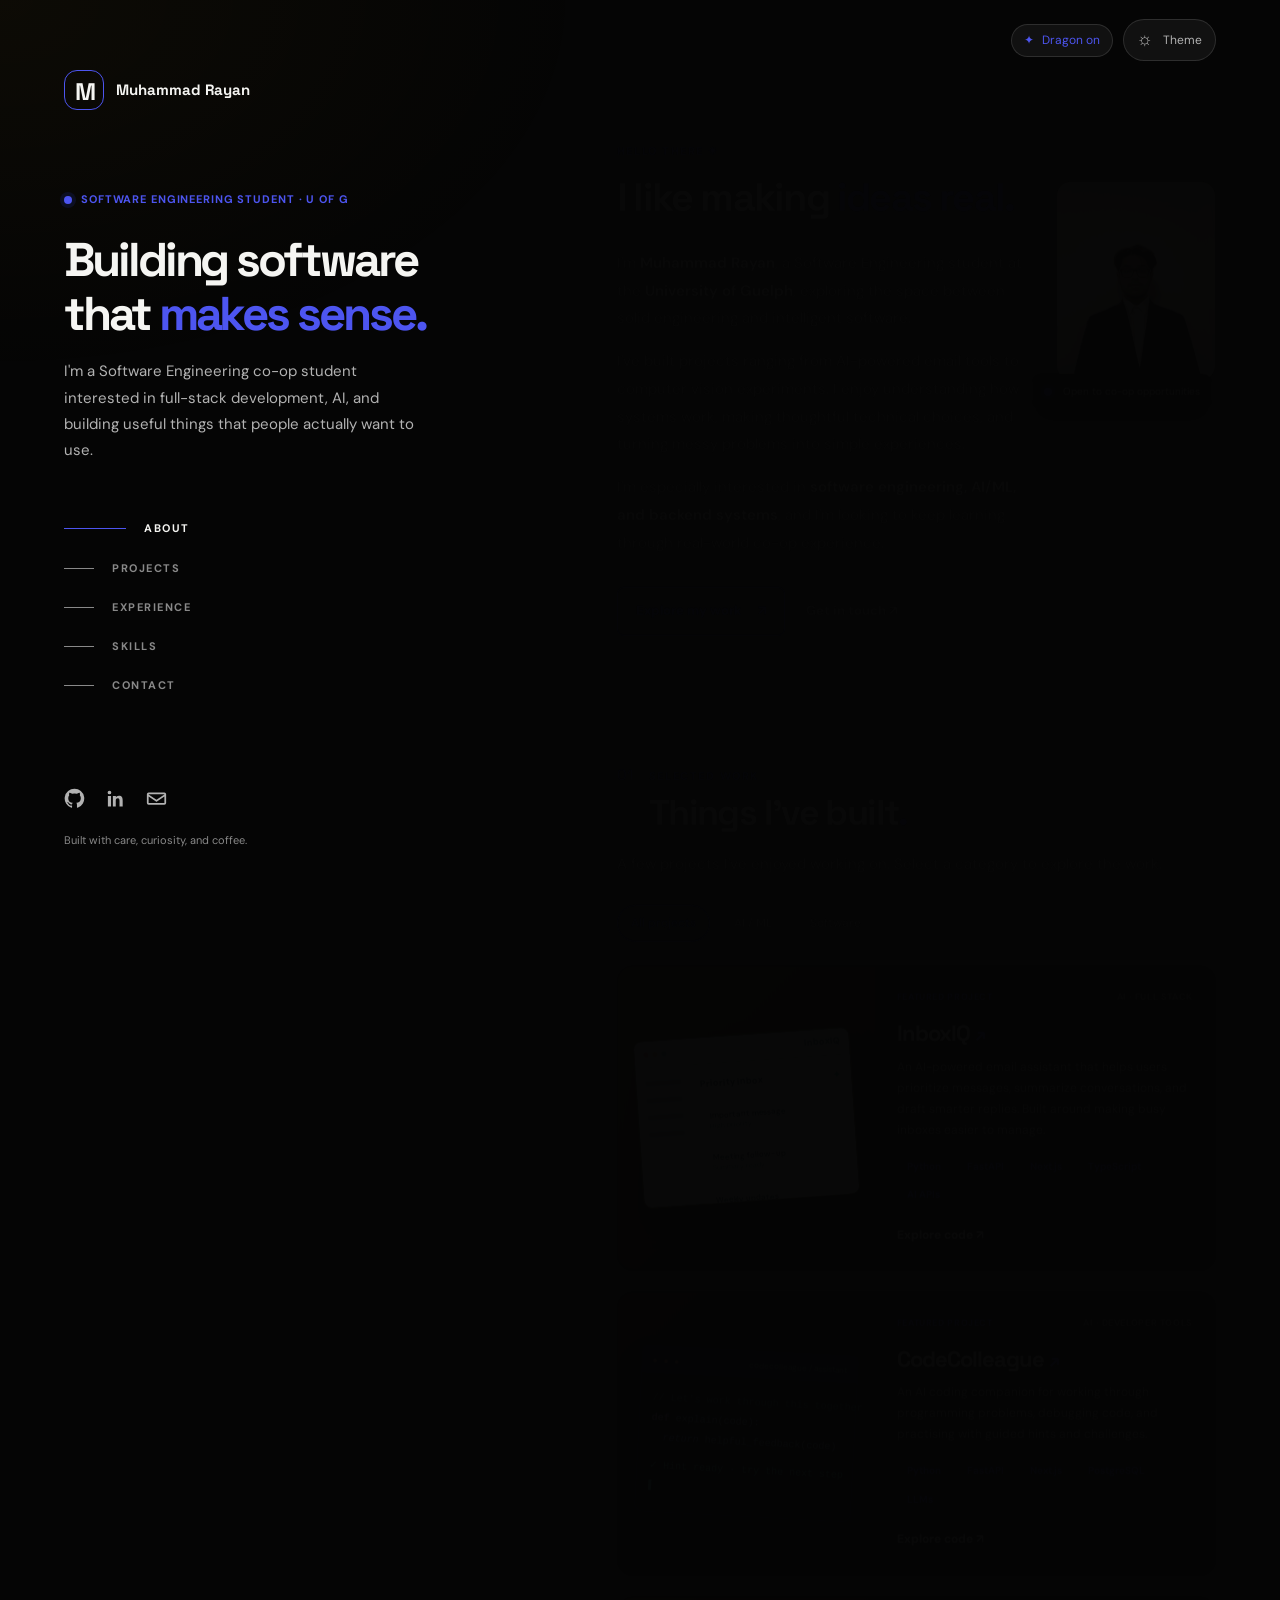
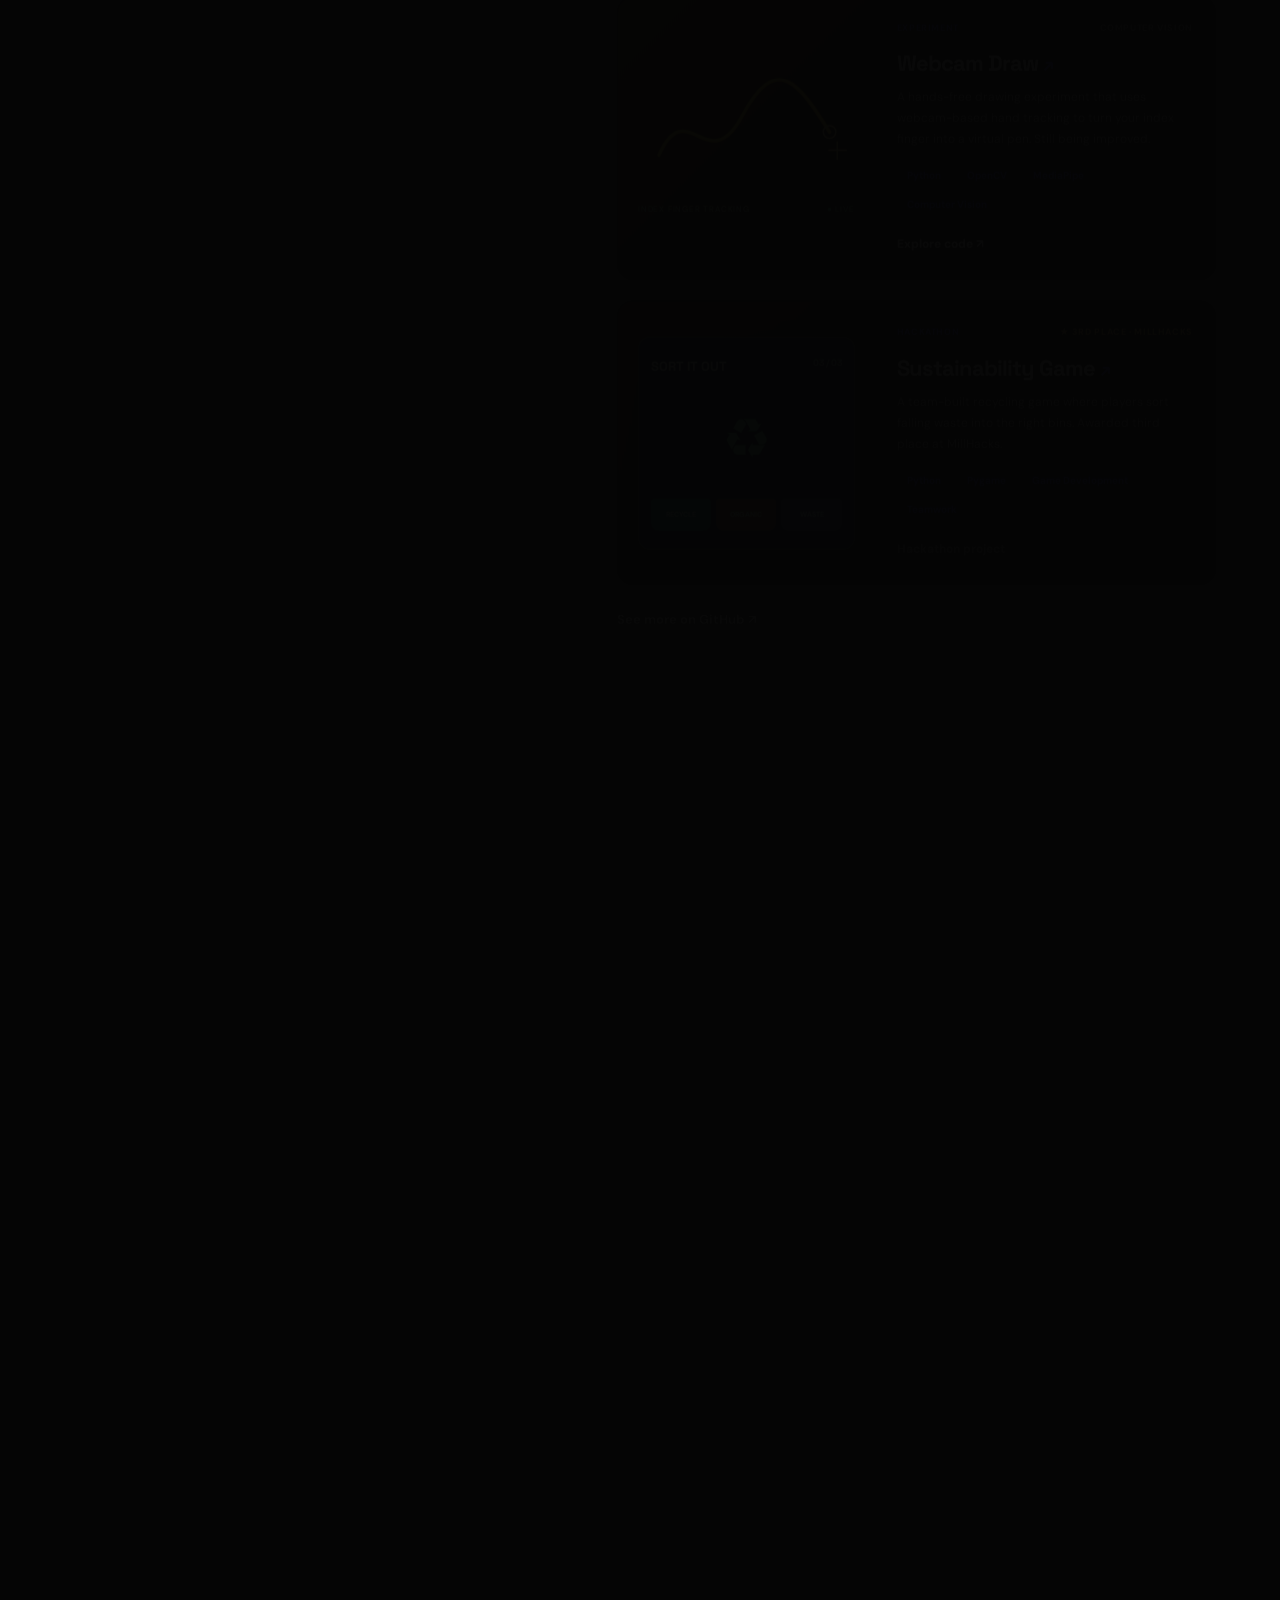
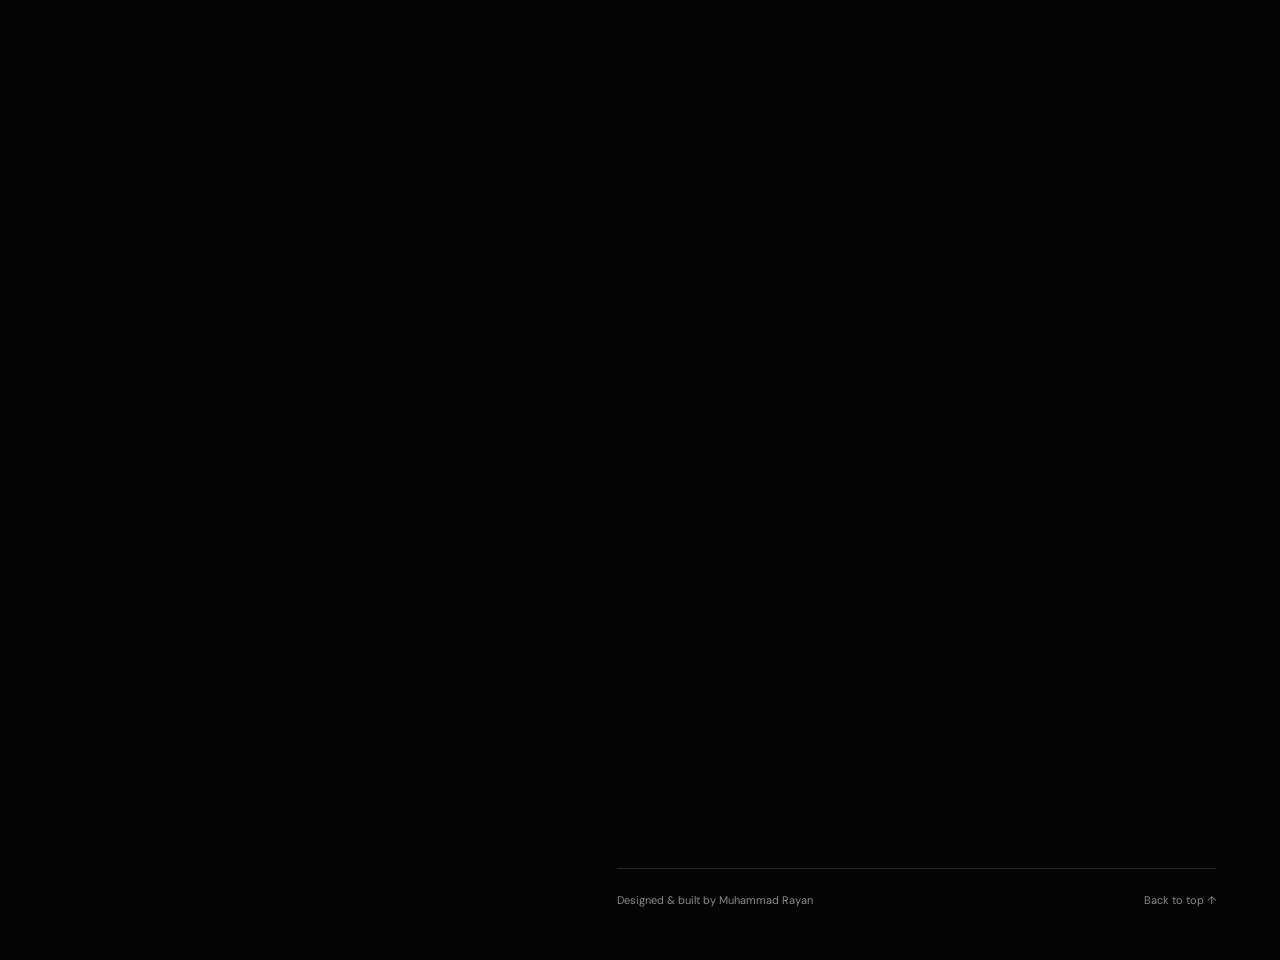
<file: skills.html>
<!doctype html>
<html lang="en">
<head>
    <meta charset="utf-8">
    <meta name="viewport" content="width=device-width, initial-scale=1">
    <title>Muhammad Rayan | Portfolio</title>
    <meta http-equiv="refresh" content="0;url=index.html#skills">
    <link rel="canonical" href="index.html#skills">
</head>
<body>
    <p>
        Visit the <a href="index.html#skills">skills section</a> of my portfolio.
    </p>
</body>
</html>
</file>
<file: style.css>
:root {
    color-scheme: dark;
    --bg: #050505;
    --card: #111111;
    --card2: #1b1b1b;
    --text: #f5f5f2;
    --muted: #b2b2b2;
    --low: #898989;
    --border: rgba(255,255,255,.12);
    --accent: #4d55f0;
    --accent-soft: rgba(45, 73, 233, 0.134);
    --shadow: rgba(0,0,0,.42);
}

:root[data-theme=light] {
    color-scheme: light;
    --bg: #f7f9fb;
    --card: #fff;
    --card2: #edf2f5;
    --text: #17263b;
    --muted: #4d6277;
    --low: #6b8095;
    --border: rgba(25,49,77,.13);
    --accent: #4d55f0;
    --accent-soft: rgba(45, 54, 233, 0.089);
    --shadow: rgba(30,63,95,.08);
}

* {
    box-sizing: border-box;
}

html {
    scroll-behavior: smooth;
    scroll-padding-top: 30px;
}

body {
    margin: 0;
    background: var(--bg);
    color: var(--text);
    font: 15px/1.75 "DM Sans",sans-serif;
    transition: background .25s,color .25s;
}

a {
    color: inherit;
    text-decoration: none;
}

button {
    font: inherit;
}

button,a {
    -webkit-tap-highlight-color: transparent;
}

a:focus-visible,button:focus-visible {
    outline: 2px solid var(--accent);
    outline-offset: 5px;
    border-radius: 5px;
}

::selection {
    background: var(--accent);
    color: var(--bg);
}

h1,h2,h3,p {
    margin-top: 0;
}

h1,h2,h3 {
    font-family: "Space Grotesk",sans-serif;
    letter-spacing: -.045em;
    line-height: 1.22;
}

p {
    color: var(--muted);
}

strong {
    color: var(--text);
    font-weight: 600;
}

.accent {
    color: var(--accent);
}

.skip {
    position: absolute;
    top: -100px;
    left: 10px;
    z-index: 10;
    background: var(--accent);
    color: var(--bg);
    padding: 10px;
}

.skip:focus {
    top: 10px;
}

.ambient {
    position: fixed;
    inset: 0;
    pointer-events: none;
    background: radial-gradient(ellipse 55% 50% at 0% 0%,rgba(255,195,34,.035),transparent 85%);
    z-index: -1;
}

.layout {
    max-width: 1330px;
    margin: auto;
    padding: 0 5%;
    display: grid;
    grid-template-columns: minmax(290px,41%) minmax(0,59%);
    gap: 7%;
}

.sidebar {
    position: sticky;
    top: 0;
    height: 100vh;
    display: flex;
    flex-direction: column;
    justify-content: space-between;
    padding: 70px 0 50px;
}

.wordmark {
    display: inline-flex;
    align-items: center;
    gap: 12px;
    color: var(--text);
    font-family: "Space Grotesk";
    font-size: 15px;
    font-weight: 700;
}

.mark {
    display: grid;
    place-items: center;
    width: 40px;
    height: 40px;
    border: 1px solid var(--accent);
    border-radius: 13px;
    color: var(--text);
    font-size: 24px;
    letter-spacing: -2px;
}

.eyebrow {
    font-size: 11px;
    letter-spacing: .14em;
    text-transform: uppercase;
    font-weight: 700;
    color: var(--accent);
}

.intro .eyebrow {
    display: flex;
    align-items: center;
    gap: 9px;
    margin-top: 80px;
    letter-spacing: .08em;
}

.status-dot {
    width: 8px;
    height: 8px;
    display: inline-block;
    background: var(--accent);
    border-radius: 50%;
    box-shadow: 0 0 0 4px var(--accent-soft);
    flex-shrink: 0;
}

.intro h1 {
    font-size: clamp(37px,3.7vw,58px);
    letter-spacing: -.065em;
    line-height: 1.13;
    margin: 24px 0 18px;
}

.intro-copy {
    max-width: 360px;
    font-size: 15px;
}

.side-nav {
    display: flex;
    flex-direction: column;
    gap: 12px;
    margin-top: 52px;
}

.nav-link {
    font-size: 11px;
    letter-spacing: .14em;
    text-transform: uppercase;
    font-weight: 700;
    color: var(--low);
    display: flex;
    align-items: center;
    gap: 18px;
    width: max-content;
    padding: 4px 0;
    transition: color .2s;
}

.nav-rule {
    height: 1px;
    width: 30px;
    background: var(--low);
    transition: width .25s,background .25s;
}

.nav-link:hover,.nav-link.active {
    color: var(--text);
}

.nav-link:hover .nav-rule,.nav-link.active .nav-rule {
    width: 62px;
    background: var(--accent);
}

.socials {
    display: flex;
    gap: 20px;
}

.socials a {
    color: var(--muted);
    transition: transform .18s,color .18s;
}

.socials a:hover {
    transform: translateY(-4px);
    color: var(--accent);
}

.socials svg {
    width: 21px;
    height: 21px;
    fill: currentColor;
}

.sidebar-footer p {
    font-size: 11px;
    margin: 14px 0 0;
    color: var(--low);
}

.content {
    min-width: 0;
    padding: 24px 0 20px;
}

.top-controls {
    display: flex;
    justify-content: flex-end;
    height: 32px;
}

.theme-toggle {
    display: flex;
    align-items: center;
    gap: 10px;
    background: var(--card);
    border: 1px solid var(--border);
    border-radius: 25px;
    color: var(--muted);
    font-size: 12px;
    padding: 4px 13px;
    cursor: pointer;
}

.theme-toggle:hover {
    color: var(--accent);
    border-color: var(--accent);
}

.theme-icon {
    font-size: 18px;
}

.section {
    padding: 100px 0 26px;
    scroll-margin-top: 15px;
}

.about-section {
    padding-top: 70px;
}

.about-grid {
    display: grid;
    grid-template-columns: minmax(0,1fr) 160px;
    gap: 30px;
    align-items: start;
}

.section-lead {
    font-size: clamp(29px,3.1vw,42px);
    margin: 13px 0 27px;
}

.soft-highlight {
    color: var(--accent);
}

.section p {
    line-height: 1.85;
}

.photo-shell {
    position: relative;
    margin-top: 40px;
}

.photo-shell img {
    width: 100%;
    aspect-ratio: 4/5;
    object-fit: cover;
    object-position: center;
    border-radius: 15px;
    filter: saturate(.7);
    border: 1px solid var(--border);
}

.photo-note {
    position: absolute;
    bottom: -20px;
    left: -24px;
    background: var(--card2);
    border: 1px solid var(--border);
    border-radius: 9px;
    white-space: nowrap;
    color: var(--text);
    font-size: 10px;
    padding: 8px 11px;
    box-shadow: 0 12px 25px var(--shadow);
    display: flex;
    align-items: center;
    gap: 11px;
}

.quick-actions {
    display: flex;
    align-items: center;
    flex-wrap: wrap;
    gap: 21px;
    margin-top: 30px;
}

.primary-button {
    display: inline-flex;
    align-items: center;
    gap: 16px;
    border: 1px solid var(--accent);
    color: var(--accent);
    padding: 12px 18px;
    border-radius: 7px;
    font-size: 13px;
    font-weight: 700;
    background: var(--accent-soft);
    transition: transform .2s,background .2s;
}

.primary-button:hover {
    transform: translateY(-3px);
    background: rgba(255,202,53,.18);
}

.text-button {
    font-size: 13px;
    font-weight: 700;
    color: var(--muted);
}

.text-button:hover {
    color: var(--accent);
}

.section-heading {
    display: flex;
    align-items: baseline;
    gap: 16px;
    margin-bottom: 15px;
}

.section-heading .eyebrow {
    margin-bottom: 6px;
}

.section-heading h2 {
    font-size: clamp(26px,2.9vw,36px);
    margin: 0;
}

.section-num {
    color: var(--accent);
    font-family: "Space Grotesk";
    font-size: 15px;
}

.section-subtitle {
    margin-bottom: 26px;
}

.filters {
    display: flex;
    gap: 10px;
    flex-wrap: wrap;
    margin: 24px 0;
}

.filter {
    border: 1px solid var(--border);
    border-radius: 30px;
    padding: 7px 13px;
    background: transparent;
    color: var(--muted);
    font-size: 12px;
    cursor: pointer;
    transition: .2s;
}

.filter:hover,.filter.active {
    background: var(--accent-soft);
    border-color: var(--accent);
    color: var(--accent);
}

.project-list {
    display: grid;
    gap: 21px;
}

.project-card {
    display: grid;
    grid-template-columns: 43% 57%;
    border: 1px solid var(--border);
    border-radius: 16px;
    overflow: hidden;
    background: var(--card);
    min-height: 245px;
    transition: transform .25s,border-color .25s,box-shadow .25s;
}

.project-card:hover {
    transform: translateY(-5px);
    border-color: rgba(255,202,53,.38);
    box-shadow: 0 15px 45px var(--shadow);
}

.project-card[hidden] {
    display: none;
}

.project-visual {
    padding: 20px;
    display: flex;
    align-items: center;
    justify-content: center;
    overflow: hidden;
    min-height: 230px;
}

.visual-inbox {
    background: linear-gradient(135deg,#59431a,#181408);
}

.visual-code {
    background: linear-gradient(135deg,#393020,#151312);
}

.visual-draw {
    background: linear-gradient(135deg,#4b3912,#19150a);
}

.visual-game {
    background: linear-gradient(135deg,#44331b,#171411);
}

.mini-window {
    width: 100%;
    min-width: 165px;
    box-shadow: 0 15px 25px #061d2d66;
    border: 1px solid #ffffff2b;
    border-radius: 9px;
    overflow: hidden;
    transform: rotate(-4deg);
    transition: transform .35s;
}

.project-card:hover .mini-window {
    transform: rotate(-1deg) scale(1.045);
}

.mini-top {
    height: 26px;
    background: #dce8ec;
    display: flex;
    gap: 4px;
    align-items: center;
    padding: 0 9px;
}

.mini-top>span {
    width: 5px;
    height: 5px;
    border-radius: 50%;
    background: #ec8c84;
}

.mini-top>span:nth-child(2) {
    background: #e6c370;
}

.mini-top>span:nth-child(3) {
    background: #76c8aa;
}

.mini-top small {
    color: #426779;
    margin-left: auto;
    font-size: 9px;
    font-weight: 700;
}

.mini-body {
    display: flex;
    background: #eff5f6;
    height: 140px;
}

.mini-side {
    width: 25%;
    background: #d5e4e7;
    padding: 14px 9px;
}

.mini-side i {
    display: block;
    height: 5px;
    border-radius: 5px;
    background: #a9c2c9;
    margin-bottom: 12px;
}

.mini-main {
    padding: 13px 10px;
    flex: 1;
}

.mini-label {
    color: #133c4c;
    font-weight: 700;
    font-size: 9px;
    display: flex;
    justify-content: space-between;
    margin-bottom: 10px;
}

.mini-label b {
    color: #159f98;
}

.mini-email {
    padding: 7px;
    background: #fff;
    border-radius: 5px;
    margin-bottom: 6px;
    color: #234350;
    display: flex;
    flex-direction: column;
    line-height: 1.5;
}

.mini-email strong {
    color: #234350;
    font-size: 8px;
}

.mini-email em {
    font-style: normal;
    font-size: 7px;
    color: #41978a;
}

.terminal {
    background: #0b1427;
    border: 1px solid #6073a044;
    border-radius: 8px;
    width: 100%;
    transform: rotate(3deg);
    box-shadow: 0 15px 23px #0004;
    transition: transform .35s;
}

.project-card:hover .terminal {
    transform: rotate(0) scale(1.04);
}

.terminal-bar {
    height: 27px;
    background: #1a2940;
    display: flex;
    align-items: center;
    justify-content: space-between;
    padding: 0 10px;
    font-size: 8px;
    color: #819ab7;
}

.terminal-dots {
    color: #de938a;
    letter-spacing: 2px;
}

.terminal-content {
    padding: 15px 12px;
    display: flex;
    flex-direction: column;
    font: 10px/2 "Courier New",monospace;
    color: #a6c3d7;
    white-space: nowrap;
}

.term-comment {
    color: #5f947f;
}

.terminal-content b {
    color: #d59be1;
}

.terminal-content em {
    color: #91b7ff;
}

.indent {
    padding-left: 12px;
}

.terminal-answer {
    color: #76e3b7;
    padding-top: 8px;
}

.cursor-line {
    color: #80f6d3;
}

.draw-surface {
    width: 100%;
    max-width: 230px;
}

.draw-surface svg {
    width: 100%;
    height: auto;
}

.draw-label {
    display: flex;
    justify-content: space-between;
    font-size: 8px;
    letter-spacing: .1em;
    color: #b5f4e6;
}

.draw-label span {
    color: #63e2ac;
}

.game-scene {
    width: 100%;
    max-width: 220px;
    border: 1px solid #ffffff33;
    border-radius: 12px;
    padding: 18px 12px;
    background: #172a3c;
    box-shadow: 0 15px 30px #0004;
}

.game-heading {
    color: #edf7f5;
    font-weight: 700;
    font-family: "Space Grotesk";
    display: flex;
    justify-content: space-between;
    font-size: 13px;
}

.game-heading small {
    color: #a6b8ce;
    font-size: 9px;
}

.falling {
    text-align: center;
    font-size: 55px;
    color: #70e6b4;
    margin: 12px 0;
    animation: float 3s ease-in-out infinite;
}

.game-bins {
    display: flex;
    gap: 5px;
}

.game-bins span {
    flex: 1;
    text-align: center;
    background: #1d8279;
    color: #d1fff5;
    border-radius: 4px 4px 8px 8px;
    padding: 10px 1px;
    font-size: 7px;
    font-weight: 700;
}

.game-bins span:nth-child(2) {
    background: #81633a;
}

.game-bins span:nth-child(3) {
    background: #4f6588;
}

.project-details {
    padding: 23px 22px;
}

.project-overline {
    display: flex;
    justify-content: space-between;
    gap: 8px;
    color: var(--accent);
    font-size: 9px;
    font-weight: 700;
    letter-spacing: .07em;
}

.project-overline>span:last-child {
    color: var(--low);
    text-align: right;
}

.project-overline .award {
    color: #e6b86f !important;
}

.project-details h3 {
    font-size: 22px;
    margin: 14px 0 10px;
}

.project-details h3>span {
    color: var(--accent);
    font-size: 18px;
    display: inline-block;
    transition: transform .2s;
}

.project-card:hover h3>span {
    transform: translate(3px,-3px);
}

.project-details p {
    font-size: 12px;
    line-height: 1.75;
    margin-bottom: 15px;
}

.tags {
    display: flex;
    flex-wrap: wrap;
    gap: 6px;
}

.tags span {
    display: inline-block;
    background: var(--accent-soft);
    color: var(--accent);
    border-radius: 30px;
    font-size: 10px;
    font-weight: 600;
    padding: 3px 10px;
    line-height: 1.65;
}

.project-link,.no-link {
    display: inline-block;
    margin-top: 18px;
    color: var(--text);
    font-size: 12px;
    font-weight: 700;
}

.project-link:hover,.bottom-link:hover {
    color: var(--accent);
}

.no-link {
    color: var(--low);
}

.bottom-link {
    display: inline-block;
    font-size: 13px;
    font-weight: 700;
    margin-top: 24px;
}

.experience-item {
    display: grid;
    grid-template-columns: 145px 1fr;
    gap: 20px;
    padding: 28px 5px;
    border-bottom: 1px solid var(--border);
    border-radius: 8px;
    transition: background .2s;
}

.experience-item:hover {
    background: var(--accent-soft);
}

.experience-date {
    font-size: 10px;
    color: var(--low);
    letter-spacing: .04em;
    font-weight: 700;
}

.experience-item h3 {
    font-size: 17px;
    line-height: 1.5;
    margin-bottom: 10px;
    letter-spacing: -.02em;
}

.experience-item p {
    font-size: 13px;
}

.skills-grid {
    display: grid;
    grid-template-columns: 1fr 1fr;
    gap: 12px;
}

.skill-group {
    padding: 22px;
    background: var(--card);
    border: 1px solid var(--border);
    border-radius: 12px;
}

.skill-group h3 {
    font-size: 16px;
    margin-bottom: 20px;
}

.contact-section {
    text-align: center;
    padding: 120px 35px 95px;
}

.contact-section h2 {
    font-size: clamp(32px,3.9vw,51px);
}

.contact-section p:not(.eyebrow) {
    max-width: 470px;
    margin: 22px auto 31px;
}

.footer {
    border-top: 1px solid var(--border);
    padding: 22px 0 30px;
    display: flex;
    justify-content: space-between;
    gap: 15px;
    font-size: 11px;
    color: var(--low);
}

.footer a:hover {
    color: var(--accent);
}

.mobile-section-label {
    display: none;
}

.reveal {
    opacity: 0;
    transform: translateY(15px);
    transition: opacity .55s ease,transform .55s ease;
}

.reveal.is-visible {
    opacity: 1;
    transform: none;
}

@keyframesfloat {
    50% {
        transform: translateY(-11px);
    }
}

@media(max-width:1100px) {
    .layout {
        gap: 5%;
        padding: 0 4%;
    }
    .about-grid {
        grid-template-columns: 1fr 125px;
        gap: 19px;
    }
    .project-card {
        grid-template-columns: 1fr;
    }
    .project-visual {
        height: 190px;
        min-height: 190px;
    }
    .project-details {
        padding: 21px;
    }
    .mini-window {
        max-width: 260px;
    }
    .terminal {
        max-width: 260px;
    }
}

@media(max-width:780px) {
    .layout {
        display: block;
        max-width: 680px;
        padding: 0 23px;
    }
    .sidebar {
        position: static;
        height: auto;
        padding: 28px 0 24px;
    }
    .intro .eyebrow {
        margin-top: 35px;
    }
    .intro h1 {
        font-size: 44px;
        max-width: 550px;
    }
    .intro-copy {
        max-width: 500px;
    }
    .side-nav {
        display: none;
    }
    .sidebar-footer {
        margin-top: 25px;
    }
    .content {
        padding-top: 0;
    }
    .top-controls {
        position: absolute;
        top: 27px;
        right: 23px;
    }
    .section {
        padding: 75px 0 5px;
    }
    .about-section {
        padding-top: 50px;
    }
    .section-lead {
        font-size: 36px;
    }
    .mobile-section-label {
        display: block;
        color: var(--accent);
        font-size: 11px;
        letter-spacing: .1em;
        font-weight: 700;
        margin-bottom: 20px;
    }
    .project-card {
        grid-template-columns: 40% 60%;
        min-height: 200px;
    }
    .project-visual {
        height: auto;
    }
    .experience-item {
        grid-template-columns: 125px 1fr;
    }
    .contact-section {
        padding: 100px 0 70px;
    }
}

@media(max-width:540px) {
    .intro h1 {
        font-size: 37px;
    }
    .intro-copy {
        font-size: 14px;
    }
    .wordmark-text {
        font-size: 13px;
    }
    .about-grid {
        display: flex;
        flex-direction: column-reverse;
        gap: 25px;
    }
    .photo-shell {
        margin: 0 0 10px;
        width: 130px;
    }
    .photo-shell img {
        aspect-ratio: 1;
        object-position: center;
    }
    .photo-note {
        bottom: -10px;
        left: 100px;
        font-size: 9px;
    }
    .section-lead {
        font-size: 32px;
    }
    .project-card {
        display: block;
    }
    .project-visual {
        height: 180px;
        min-height: 180px;
    }
    .project-details {
        padding: 21px;
    }
    .experience-item {
        grid-template-columns: 1fr;
        gap: 5px;
    }
    .skills-grid {
        grid-template-columns: 1fr;
    }
    .contact-section h2 {
        font-size: 34px;
    }
    .footer {
        flex-direction: column;
    }
    .theme-toggle span:last-child {
        display: none;
    }
}

@media(prefers-reduced-motion:reduce) {
    html {
        scroll-behavior: auto;
    }
    *,*::before,*::after {
        animation: none !important;
        transition: none !important;
    }
    .reveal {
        opacity: 1;
        transform: none;
    }
}

/*Gold edition: interaction stays light and works without any libraries*/
#snake-cursor {
    position: fixed;
    inset: 0;
    width: 100%;
    height: 100%;
    pointer-events: none;
    z-index: 9999;
    opacity: 0;
    transition: opacity .22s;
}

#snake-cursor.active {
    opacity: 1;
}

@media(pointer:fine) and (prefers-reduced-motion:no-preference) {
    body.snake-enabled,body.snake-enabled a,body.snake-enabled button {
        cursor: none;
    }
}

.top-controls {
    gap: 10px;
    align-items: center;
}

.trail-toggle {
    display: flex;
    align-items: center;
    gap: 8px;
    background: var(--card);
    color: var(--muted);
    border: 1px solid var(--border);
    border-radius: 30px;
    padding: 5px 12px;
    font-size: 12px;
    cursor: pointer;
    transition: border-color .2s,color .2s,transform .2s;
}

.trail-toggle:hover {
    border-color: var(--accent);
    color: var(--accent);
    transform: translateY(-2px);
}

.trail-toggle[aria-pressed="true"] {
    color: var(--accent);
}

.experience-feature {
    display: grid;
    grid-template-columns: 105px 1fr;
    gap: 22px;
    align-items: start;
    padding: 23px 12px;
    margin: 12px 0;
    border: 1px solid var(--border);
    background: var(--card);
    border-radius: 15px;
    transition: transform .2s,border-color .2s,box-shadow .2s;
}

.experience-feature:hover {
    transform: translateY(-3px);
    border-color: rgba(255,202,53,.42);
    box-shadow: 0 12px 28px var(--shadow);
    background: var(--card);
}

.experience-banner {
    width: 105px;
    height: 104px;
    border-radius: 11px;
    background: #fff;
    display: grid;
    place-items: center;
    padding: 10px;
    overflow: hidden;
}

.experience-banner img {
    max-width: 100%;
    max-height: 100%;
    object-fit: contain;
    display: block;
}

.experience-feature:nth-of-type(3) .experience-banner {
    padding: 7px 24px;
}

.experience-body .experience-date {
    margin: 0 0 9px;
    color: var(--accent);
}

.experience-body h3 {
    margin: 0 0 9px;
}

.experience-body p {
    margin-bottom: 13px;
}

.project-card:hover .project-visual {
    filter: brightness(1.08);
}

.photo-shell img {
    transition: transform .3s ease,filter .3s ease;
}

.photo-shell:hover img {
    transform: translateY(-4px) rotate(-1deg);
    filter: saturate(1);
}

@media(max-width:780px) {
    .experience-feature {
        grid-template-columns: 90px 1fr;
    }
    .experience-banner {
        width: 90px;
        height: 90px;
    }
}

@media(max-width:540px) {
    .experience-feature {
        grid-template-columns: 74px 1fr;
        gap: 13px;
        padding: 15px;
    }
    .experience-banner {
        width: 74px;
        height: 74px;
        padding: 6px;
    }
    .trail-toggle {
        font-size: 11px;
        padding: 5px 8px;
    }
    .top-controls {
        gap: 6px;
        top: 82px;
    }
}

@media(pointer:coarse) {
    #snake-cursor,.trail-toggle {
        display: none !important;
    }
}

@media(prefers-reduced-motion:reduce) {
    #snake-cursor,.trail-toggle {
        display: none !important;
    }
}
</file>
